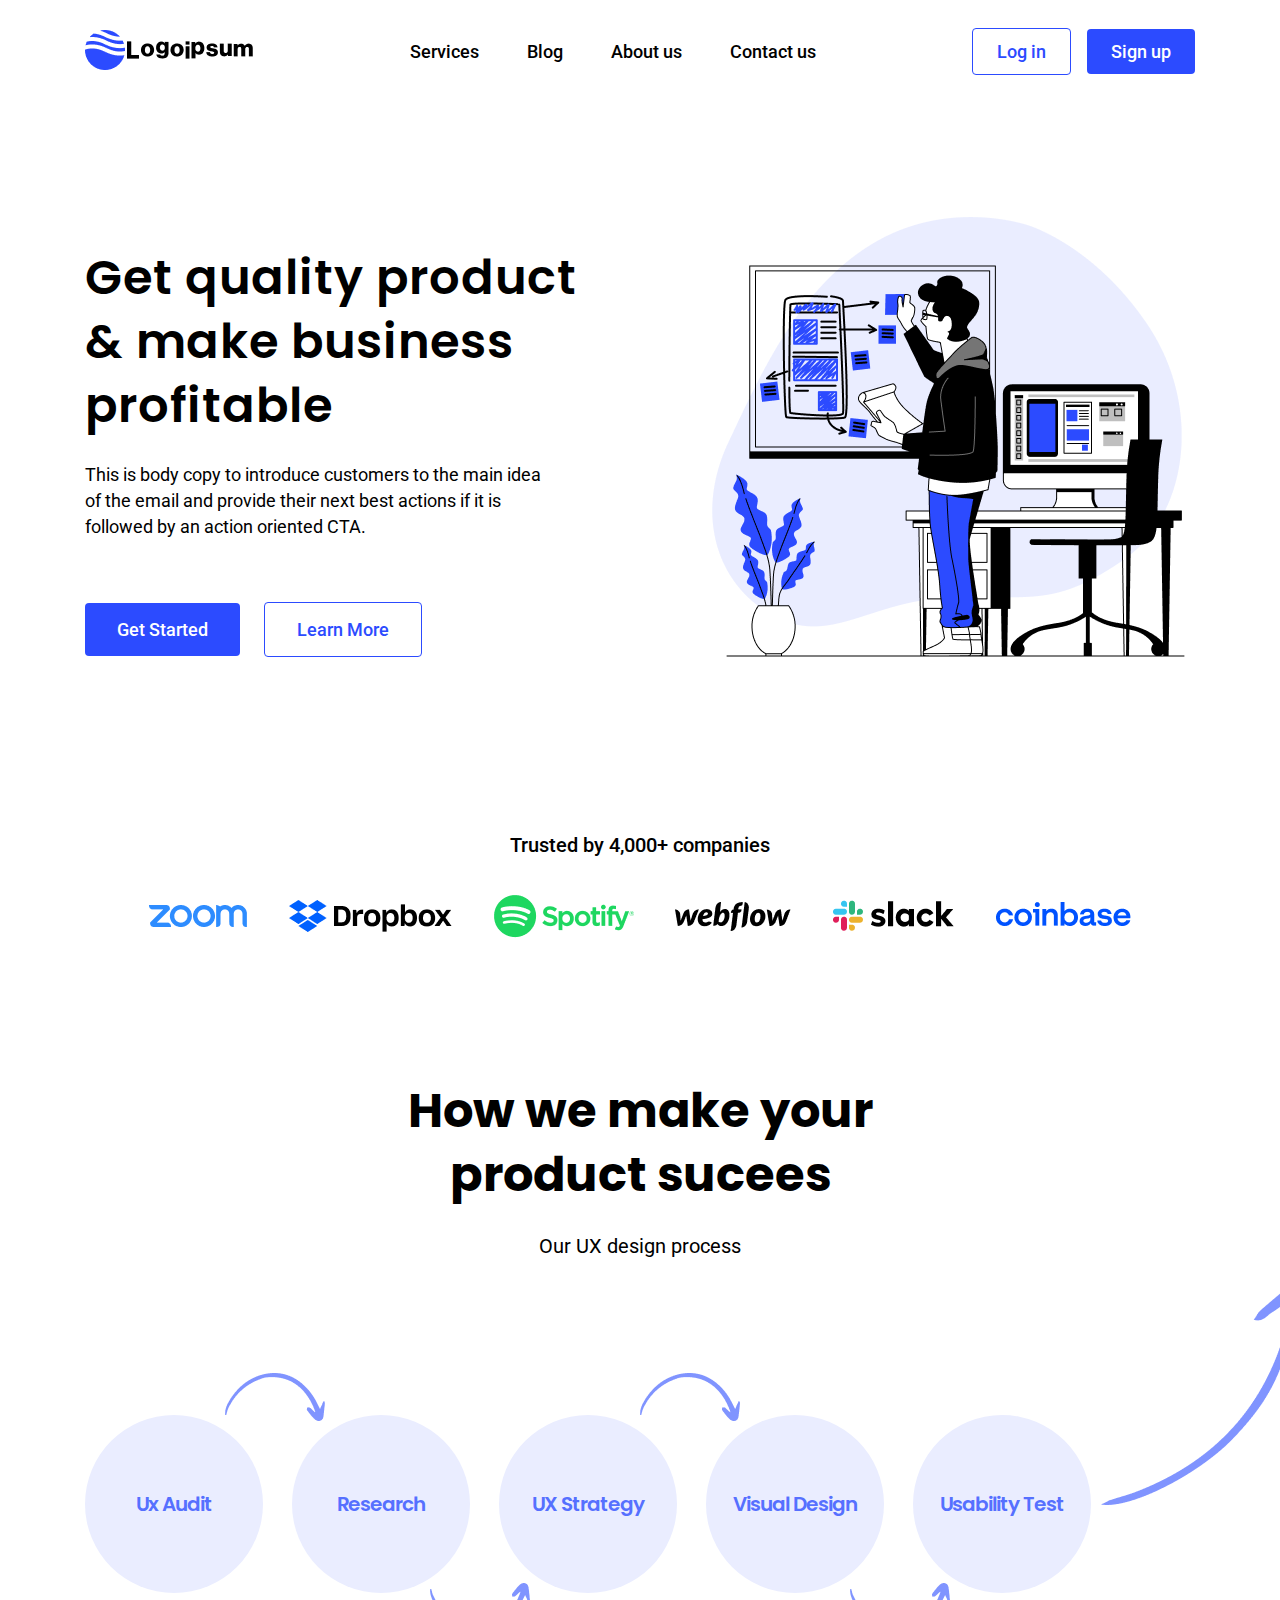
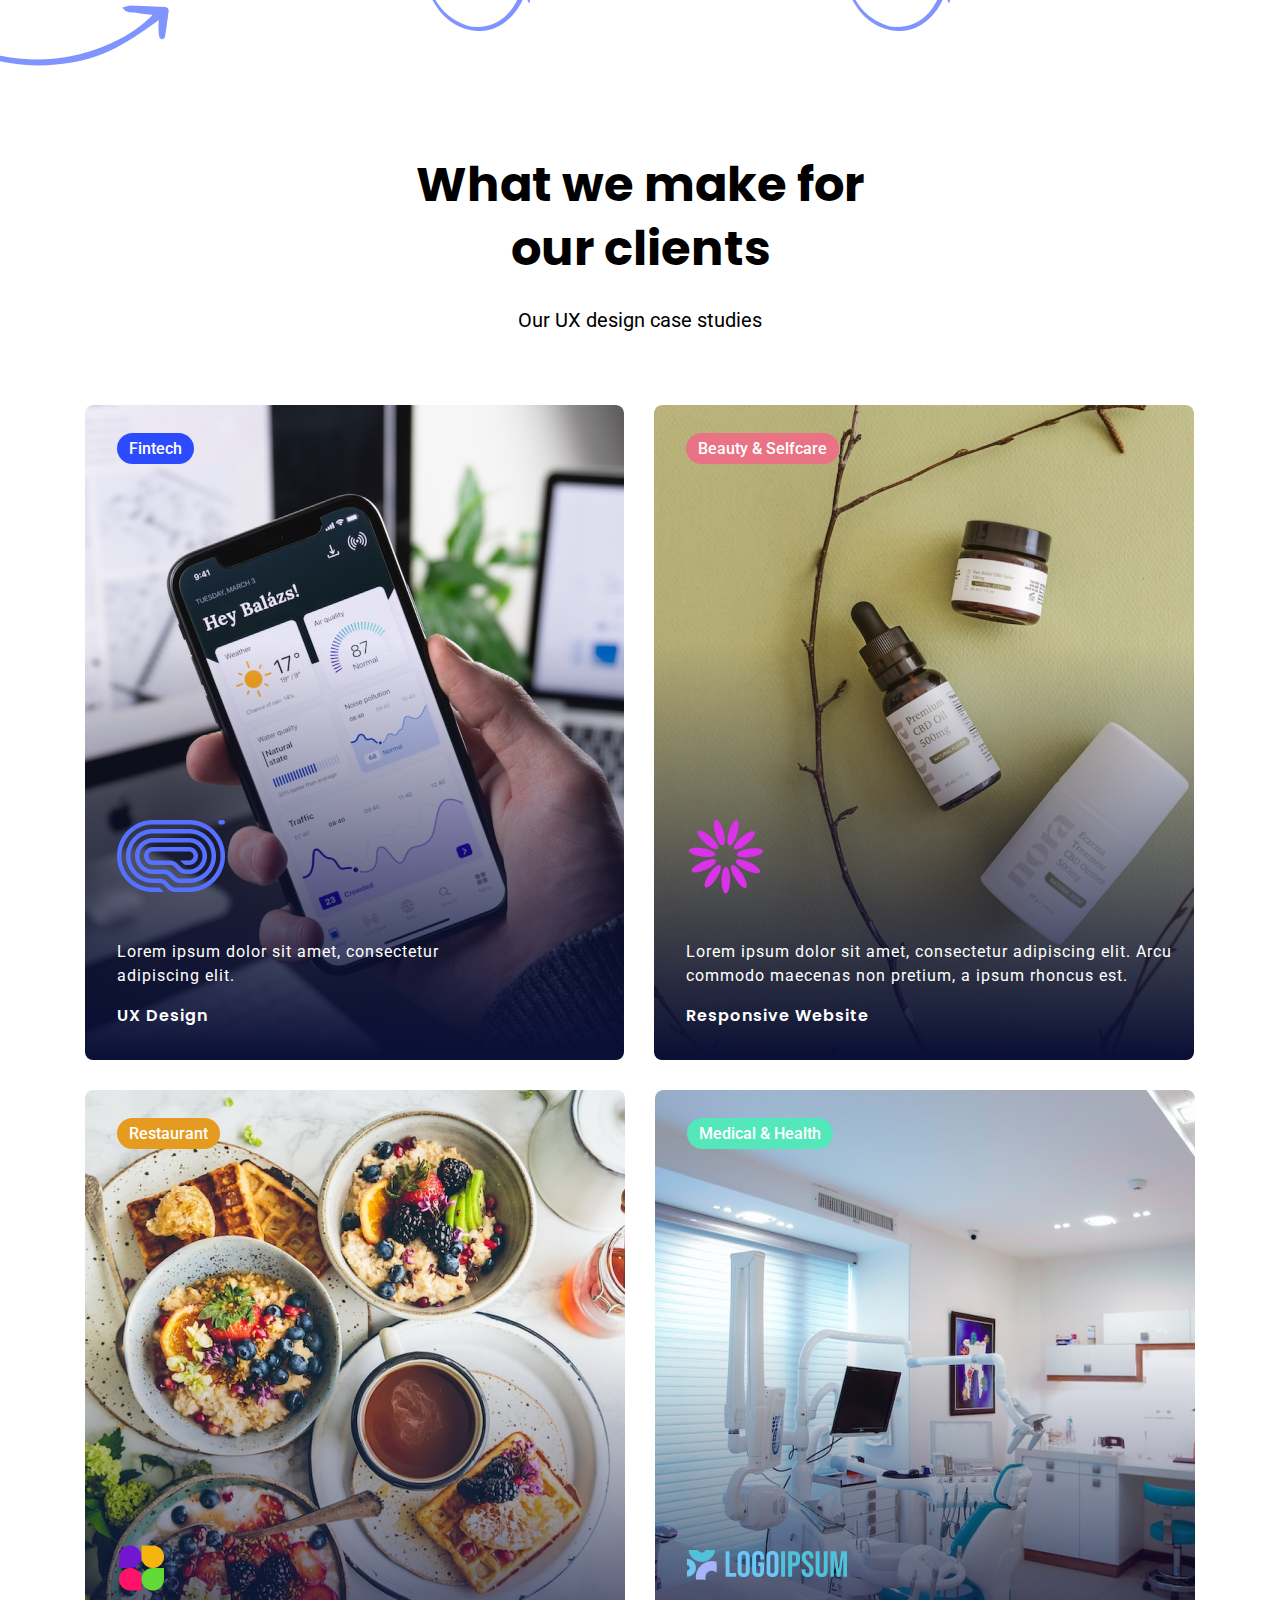
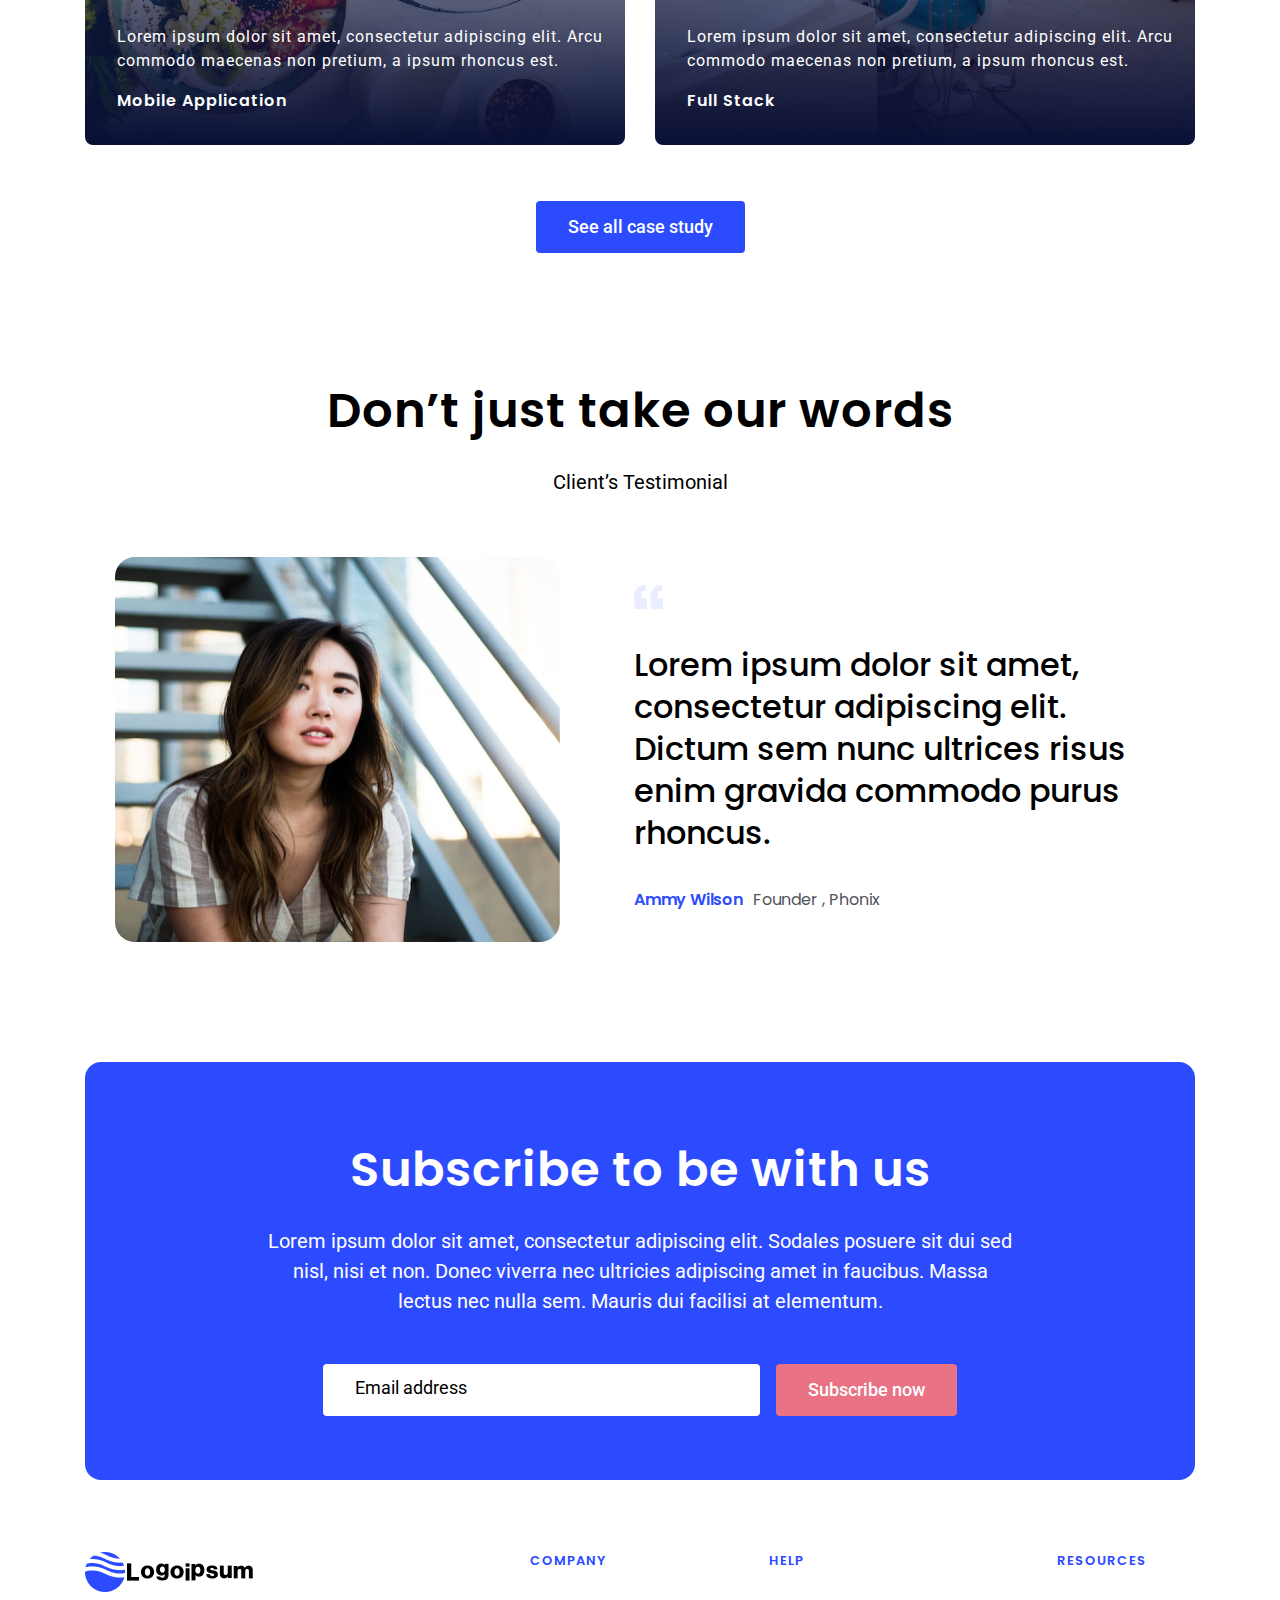
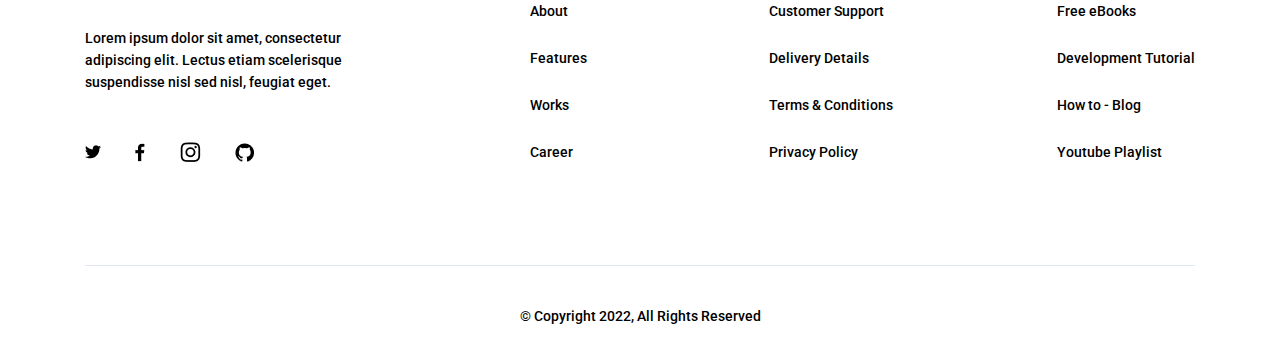
<file: index.html>
<!DOCTYPE html>
<html lang="en">

<head>
    <meta charset="UTF-8">
    <meta http-equiv="X-UA-Compatible" content="IE=edge">
    <meta name="viewport" content="width=device-width, initial-scale=1.0">
    <link rel="stylesheet" href="./css/style.css">
    <title>LogoIpsum</title>
</head>

<body class="container">
    <nav class="navbar flx-sp-bt">
        <a href="index.html">
            <img src="./images/Logo.png" alt="logo">
        </a>
        <ul class="nav-links flx-sp-bt">
            <li> <a href="service.html">Services</a> </li>
            <li> <a href="blog.html">Blog</a> </li>
            <li> <a href="about_us.html">About us</a> </li>
            <li> <a href="contact_us.html">Contact us</a> </li>
        </ul>
        <ul class="nav-btns flx-sp-bt">
            <li> <a class="secondary-cta login" href="#">Log in</a> </li>
            <li> <a class="primary-cta" href="#">Sign up</a> </li>
        </ul>
        <div class="hamburger">
            <span class="bar"></span>
            <span class="bar"></span>
            <span class="bar"></span>
        </div>
    </nav>
    <section class="banner-cover">
        <div class="banner flx-sp-bt">
            <div class="banner-left">
                <h2 class="banner-tagline">
                    Get quality product & make business profitable
                </h2>
                <p class="banner-desc">
                    This is body copy to introduce customers to the main idea of the email and provide their next best
                    actions if it is followed by an action oriented CTA.
                </p>
                <ul class="banner-btn">
                    <li>
                        <a class="get-started primary-cta" href="#">Get Started</a>
                    </li>
                    <li>
                        <a class="learn-more secondary-cta" href="#">Learn More</a>
                    </li>
                </ul>
            </div>
            <div class="banner-right">
                <img src="./images/Hero_Illustration.png" alt="banner image">
            </div>
        </div>
        <div class="banner-bottom">
            <p class="companies-title">
                Trusted by 4,000+ companies
            </p>
            <ul class="companies flx-sp-bt">
                <li><img src="./images/zoom.png" alt="companies"></li>
                <li><img src="./images/dropbox.png" alt="companies"></li>
                <li><img src="./images/spotify.png" alt="companies"></li>
                <li><img src="./images/webflow.png" alt="companies"></li>
                <li><img src="./images/slack.png" alt="companies"></li>
                <li><img src="./images/coinbase.png" alt="companies"></li>
            </ul>
        </div>
    </section>
    <section class="process">
        <h2 class="process-title">How we make your product sucees</h2>
        <p class="process-tagline">Our UX design process</p>
        <ul class="process-diagram">
            <li>
                Ux Audit
                <img class="arrow1" src="./images/arrow/Arrow 01.png" alt="arrow">
            </li>
            <li>
                Research
                <img class="arrow2" src="./images/arrow/Arrow 02.png" alt="arrow">
            </li>
            <li>
                UX Strategy
                <img class="arrow3" src="./images/arrow/Arrow 03.png" alt="arrow">
            </li>
            <li>
                Visual Design
                <img class="arrow4" src="./images/arrow/Arrow 04.png" alt="arrow">
            </li>
            <li>
                <img class="arrow5" src="./images/arrow/Arrow 05.png" alt="arrow">
                Usability Test
                <img class="arrow6" src="./images/arrow/Arrow 06.png" alt="arrow">
            </li>
        </ul>

    </section>
    <section class="case-studies">
        <h2 class="case-title">What we make for our clients</h2>
        <p class="case-tagline">Our UX design case studies</p>

        <div class="case-design">
            <div class="fintech case-div">
                <div class="case-top">
                    <span class="case-name primary-cta">Fintech</span>

                </div>
                <div class="case-bottom">
                    <img class="case-image" src="./images/fintech-logo.png" alt="logo">
                    <p class="case-desc">Lorem ipsum dolor sit amet, consectetur adipiscing elit.</p>
                    <h3 class="case-type">UX Design</h3>
                </div>
            </div>
            <div class="beauty case-div">
                <div class="case-top">
                    <span class="case-name lightCoral-bg">Beauty & Selfcare</span>

                </div>
                <div class="case-bottom">
                    <img class="case-image" src="./images/beuty-logo.png" alt="logo">
                    <p class="case-desc">Lorem ipsum dolor sit amet, consectetur adipiscing elit. Arcu commodo maecenas
                        non pretium, a ipsum rhoncus est.</p>
                    <h3 class="case-type">Responsive Website</h3>
                </div>
            </div>
            <div class="restaurant case-div">
                <div class="case-top">
                    <span class="case-name orange-bg">Restaurant</span>

                </div>
                <div class="case-bottom">
                    <img class="case-image" src="./images/restaurant-logo.png" alt="logo">
                    <p class="case-desc">Lorem ipsum dolor sit amet, consectetur adipiscing elit. Arcu commodo maecenas
                        non pretium, a ipsum rhoncus est.</p>
                    <h3 class="case-type">Mobile Application</h3>
                </div>
            </div>
            <div class="medical case-div">
                <div class="case-top">
                    <span class="case-name springGreen-bg">Medical & Health</span>

                </div>
                <div class="case-bottom">
                    <img class="case-image" src="./images/medical-logo.png" alt="logo">
                    <p class="case-desc">Lorem ipsum dolor sit amet, consectetur adipiscing elit. Arcu commodo maecenas
                        non pretium, a ipsum rhoncus est.</p>
                    <h3 class="case-type">Full Stack</h3>
                </div>
            </div>
        </div>
        <button class="all-case-btn primary-cta" href="#">See all case study</button>
    </section>
    <section class="testimonial">
        <h2 class="title">Don’t just take our words</h2>
        <p class="sub-title">Client’s Testimonial</p>
        <div class="clients-feedback flx-sp-bt">
            <img src="./images/client-bg1.png" alt="clients img" class="testimonial-left">
            <div class="testimonial-right">
                <img src="./images/qoutation.png" alt="qoutation">
                <h3 class="client-text">Lorem ipsum dolor sit amet, consectetur adipiscing elit. Dictum sem nunc
                    ultrices
                    risus enim gravida commodo purus rhoncus.</h3>
                <h4 class="client-info"><span class="name blue-clr">Ammy Wilson</span>Founder , Phonix</h4>
            </div>
        </div>
    </section>
    <section class="newsletter blue-bg">
        <div class="content">
            <h2>Subscribe to be with us</h2>
            <p>
                Lorem ipsum dolor sit amet, consectetur adipiscing elit. Sodales posuere sit dui sed nisl, nisi et non.
                Donec viverra nec ultricies adipiscing amet in faucibus. Massa lectus nec nulla sem. Mauris dui facilisi
                at elementum.
            </p>
        </div>
        <div class="subscribe">
            <input class="text-input" type="text" placeholder="Email address">
            <button class="text-submit lightCoral-bg" type="submit">Subscribe now</button>
        </div>
    </section>
    <footer>
        <div class="footer-content flx-sp-bt">
            <div class="logo-social-links">
                <a href="index.html">
                    <img class="footer-logo" src="./images/Logo.png" alt="logo">
                </a>
                <p class="logo-desc">
                    Lorem ipsum dolor sit amet, consectetur adipiscing elit. Lectus etiam scelerisque suspendisse nisl
                    sed nisl, feugiat eget.
                </p>
                <ul class="social-links">
                    <li>
                        <a href="#">
                            <img src="./images/twitter.png" alt="socials">
                        </a>
                    </li>
                    <li>
                        <a href="#">
                            <img src="./images/fb.png" alt="socials">
                        </a>
                    </li>
                    <li>
                        <a href="#">
                            <img src="./images/insta.png" alt="socials">
                        </a>
                    </li>
                    <li>
                        <a href="#">
                            <img src="./images/github.png" alt="socials">
                        </a>
                    </li>
                </ul>
            </div>
            <div class="widget">
                <h4 class="blue-clr">Company</h4>
                <ul>
                    <li>About</li>
                    <li>Features</li>
                    <li>Works</li>
                    <li>Career</li>
                </ul>
            </div>
            <div class="widget">
                <h4 class="blue-clr">Help</h4>
                <ul>
                    <li>Customer Support</li>
                    <li>Delivery Details</li>
                    <li>Terms & Conditions</li>
                    <li>Privacy Policy</li>
                </ul>
            </div>
            <div class="widget">
                <h4 class="blue-clr">Resources</h4>
                <ul>
                    <li>Free eBooks</li>
                    <li>Development Tutorial</li>
                    <li>How to - Blog</li>
                    <li>Youtube Playlist</li>
                </ul>
            </div>
        </div>
        <div class="copyright">
            <p>© Copyright 2022, All Rights Reserved</p>

        </div>
    </footer>
</body>
<script src="./js/script.js"></script>

</html>
</file>
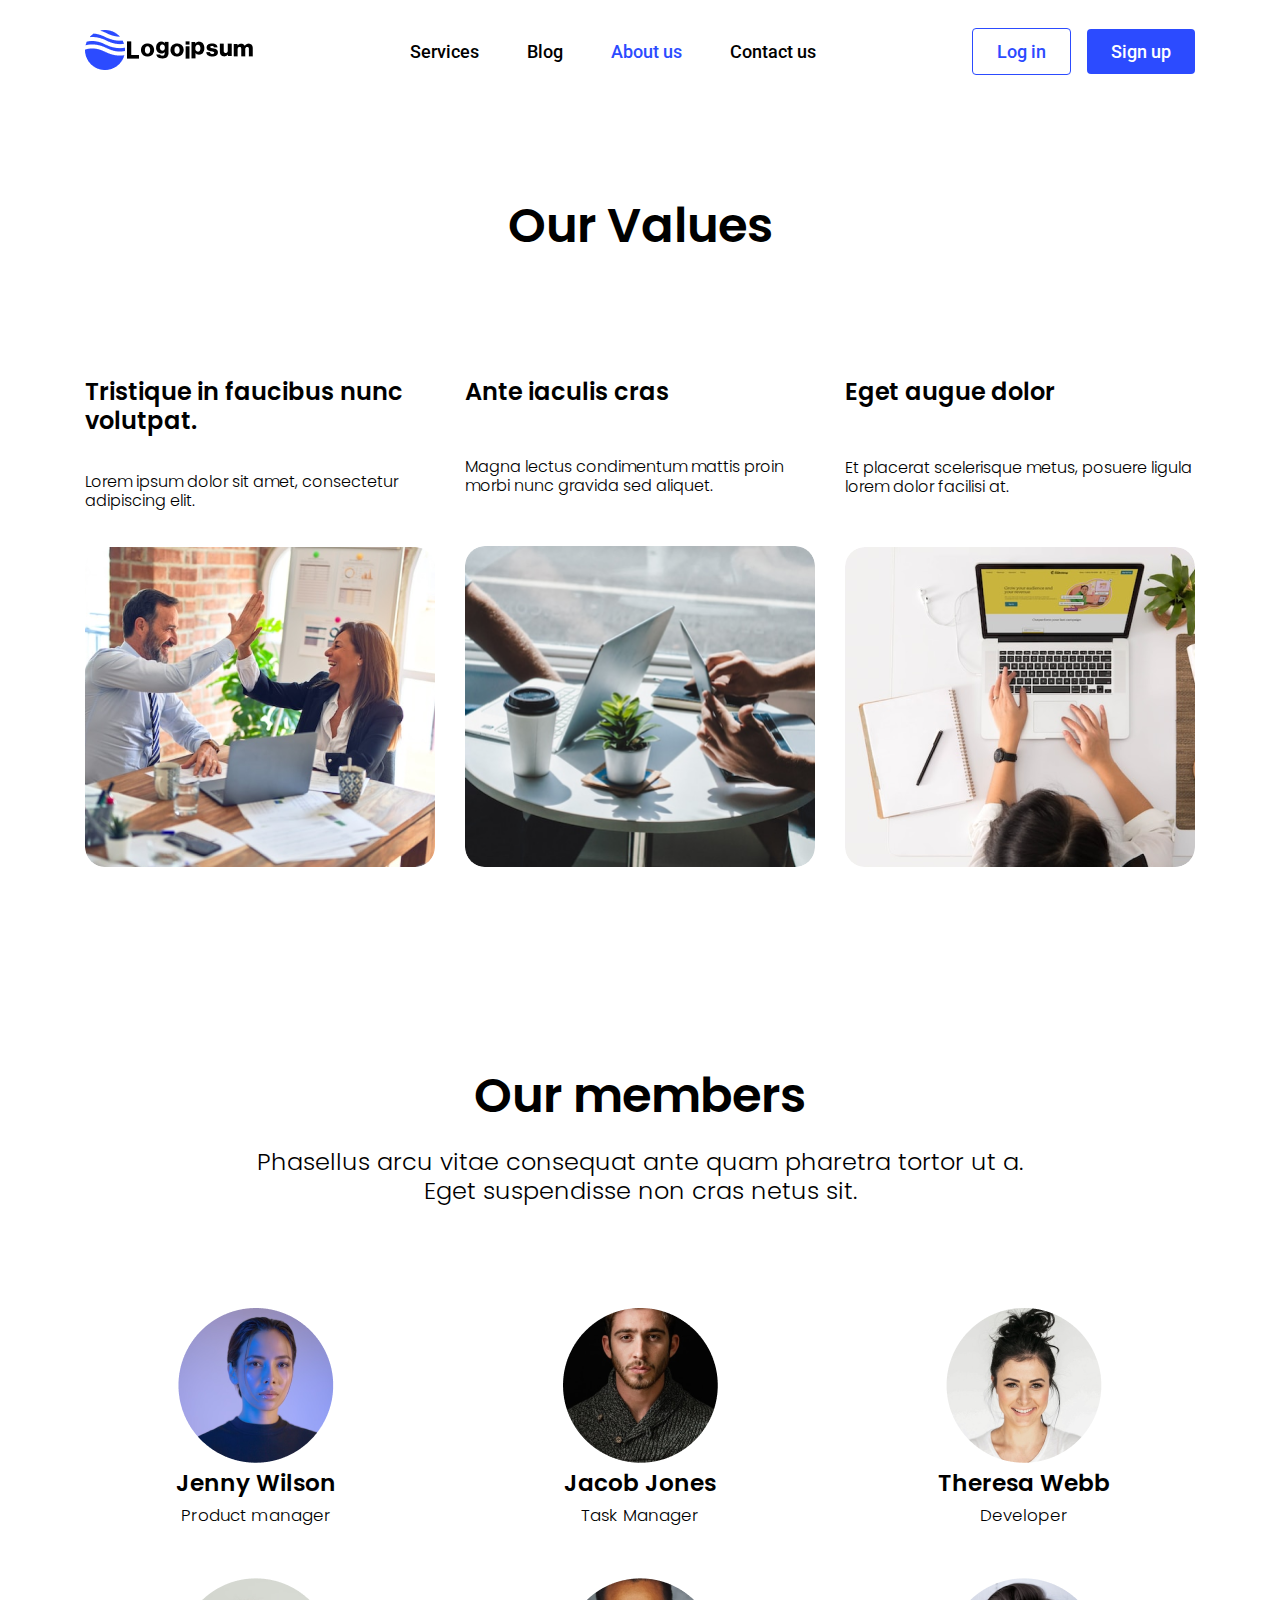
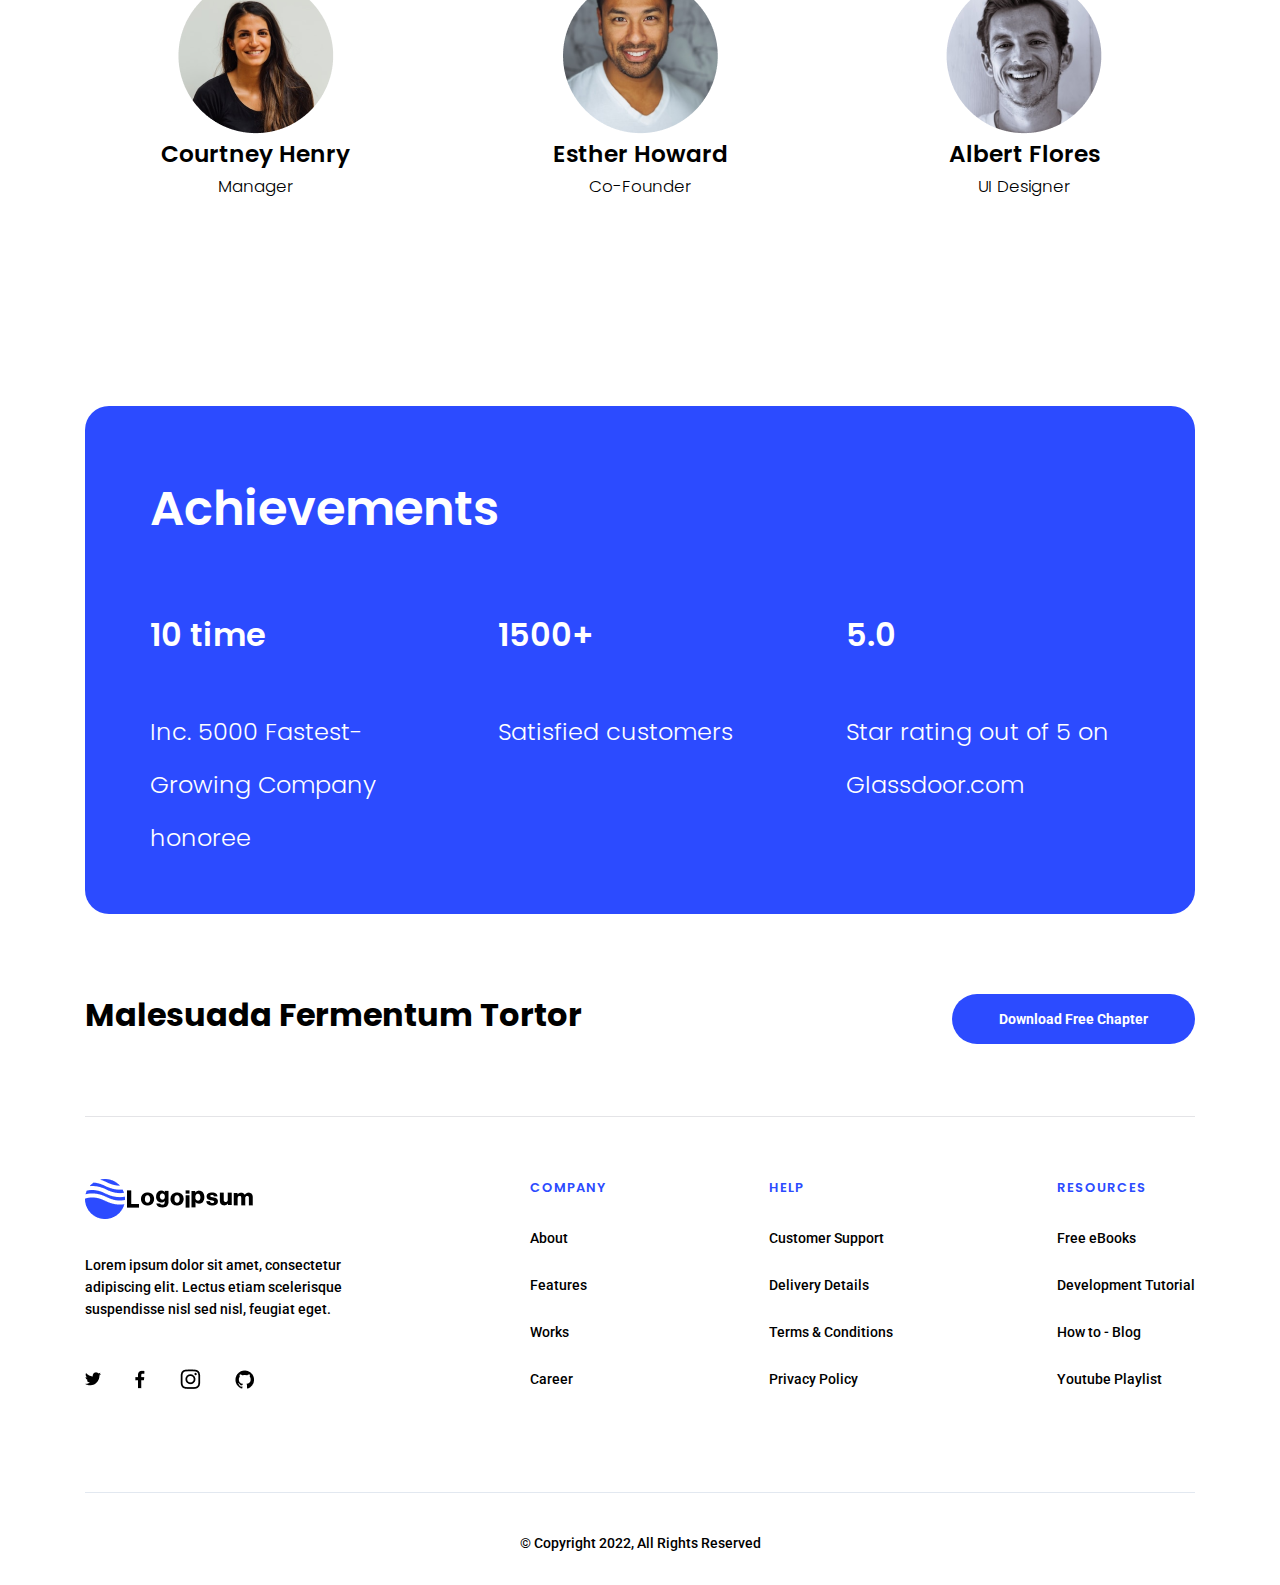
<file: about_us.html>
<!DOCTYPE html>
<html lang="en">

<head>
    <meta charset="UTF-8">
    <meta http-equiv="X-UA-Compatible" content="IE=edge">
    <meta name="viewport" content="width=device-width, initial-scale=1.0">
    <link rel="stylesheet" href="./css/style.css">
    <title>LogoIpsum</title>
</head>

<body class="container animate">
    <nav class="navbar flx-sp-bt">
        <a href="index.html">
            <img src="./images/Logo.png" alt="logo">
        </a>
        <ul class="nav-links flx-sp-bt">
            <li> <a href="service.html">Services</a> </li>
            <li> <a href="blog.html">Blog</a> </li>
            <li> <a class="blue-clr" href="about_us.html">About us</a> </li>
            <li> <a href="contact_us.html">Contact us</a> </li>
        </ul>
        <ul class="nav-btns flx-sp-bt">
            <li> <a class="secondary-cta login" href="#">Log in</a> </li>
            <li> <a class="primary-cta" href="#">Sign up</a> </li>
        </ul>
        <div class="hamburger">
            <span class="bar"></span>
            <span class="bar"></span>
            <span class="bar"></span>
        </div>
    </nav>
    <section class="values">
        <h1 class="value-heading">Our Values</h1>
        <div class="value-content flx-sp-bt">
            <div class="value-card flx-sp-bt">
                <h3>Tristique in faucibus nunc volutpat.</h3>
                <p>Lorem ipsum dolor sit amet, consectetur adipiscing elit.</p>
                <img src="./images/value1.png" alt="block 1">
            </div>
            <div class="value-card flx-sp-bt">
                <h3>Ante iaculis cras</h3>
                <p>Magna lectus condimentum mattis proin morbi nunc gravida sed aliquet.</p>
                <img src="./images/value2.png" alt="block 2">
            </div>
            <div class="value-card flx-sp-bt">
                <h3>Eget augue dolor</h3>
                <p>Et placerat scelerisque metus, posuere ligula lorem dolor facilisi at.</p>
                <img src="./images/value3.png" alt="block 3">
            </div>
        </div>
    </section>
    <section class="members">
        <h1 class="member-heading">Our members </h1>
        <p class="member-sub-head">Phasellus arcu vitae consequat ante quam pharetra tortor ut a. Eget suspendisse non
            cras netus sit.</p>
        <div class="member-content flx-sp-bt">
            <div class="member-grid">
                <img src="./images/members/jenny-wilson.png" alt="">
                <h3>Jenny Wilson</h3>
                <p>Product manager</p>
            </div>
            <div class="member-grid">
                <img src="./images/members/jcob-jones.png" alt="">
                <h3>Jacob Jones</h3>
                <p>Task Manager</p>
            </div>
            <div class="member-grid">
                <img src="./images/members/teresa-web.png" alt="">
                <h3>Theresa Webb</h3>
                <p>Developer</p>
            </div>
            <div class="member-grid">
                <img src="./images/members/courtney-henry.png" alt="">
                <h3>Courtney Henry</h3>
                <p>Manager</p>
            </div>
            <div class="member-grid">
                <img src="./images/members/eshter-howard.png" alt="">
                <h3>Esther Howard</h3>
                <p>Co-Founder</p>
            </div>
            <div class="member-grid">
                <img src="./images/members/albert-flores.png" alt="">
                <h3>Albert Flores</h3>
                <p>UI Designer</p>
            </div>
        </div>
    </section>

    <section class="achievement blue-bg">
        <h1 class="achievement-heading">Achievements</h1>
        <div class="achievement-content flx-sp-bt">
            <div class="achievement-list">
                <h2>10 time</h2>
                <p>Inc. 5000 Fastest-Growing Company honoree</p>
            </div>
            <div class="achievement-list">
                <h2>1500+</h2>
                <p>Satisfied customers</p>
            </div>
            <div class="achievement-list">
                <h2>5.0</h2>
                <p>Star rating out of 5 on Glassdoor.com</p>
            </div>
        </div>
    </section>
    <div class="free-chapter flx-sp-bt">
        <h2>Malesuada Fermentum Tortor</h2>
        <a class="blue-bg" href="#">Download Free Chapter</a>
    </div>
    <footer>
        <div class="footer-content flx-sp-bt">
            <div class="logo-social-links">
                <a href="index.html">
                    <img class="footer-logo" src="./images/Logo.png" alt="logo">
                </a>
                <p class="logo-desc">
                    Lorem ipsum dolor sit amet, consectetur adipiscing elit. Lectus etiam scelerisque suspendisse nisl
                    sed nisl, feugiat eget.
                </p>
                <ul class="social-links">
                    <li>
                        <a href="#">
                            <img src="./images/twitter.png" alt="socials">
                        </a>
                    </li>
                    <li>
                        <a href="#">
                            <img src="./images/fb.png" alt="socials">
                        </a>
                    </li>
                    <li>
                        <a href="#">
                            <img src="./images/insta.png" alt="socials">
                        </a>
                    </li>
                    <li>
                        <a href="#">
                            <img src="./images/github.png" alt="socials">
                        </a>
                    </li>
                </ul>
            </div>
            <div class="widget">
                <h4 class="blue-clr">Company</h4>
                <ul>
                    <li>About</li>
                    <li>Features</li>
                    <li>Works</li>
                    <li>Career</li>
                </ul>
            </div>
            <div class="widget">
                <h4 class="blue-clr">Help</h4>
                <ul>
                    <li>Customer Support</li>
                    <li>Delivery Details</li>
                    <li>Terms & Conditions</li>
                    <li>Privacy Policy</li>
                </ul>
            </div>
            <div class="widget">
                <h4 class="blue-clr">Resources</h4>
                <ul>
                    <li>Free eBooks</li>
                    <li>Development Tutorial</li>
                    <li>How to - Blog</li>
                    <li>Youtube Playlist</li>
                </ul>
            </div>
        </div>
        <div class="copyright">
            <p>© Copyright 2022, All Rights Reserved</p>

        </div>
    </footer>
</body>
<script src="./js/script.js"></script>

</html>
</file>
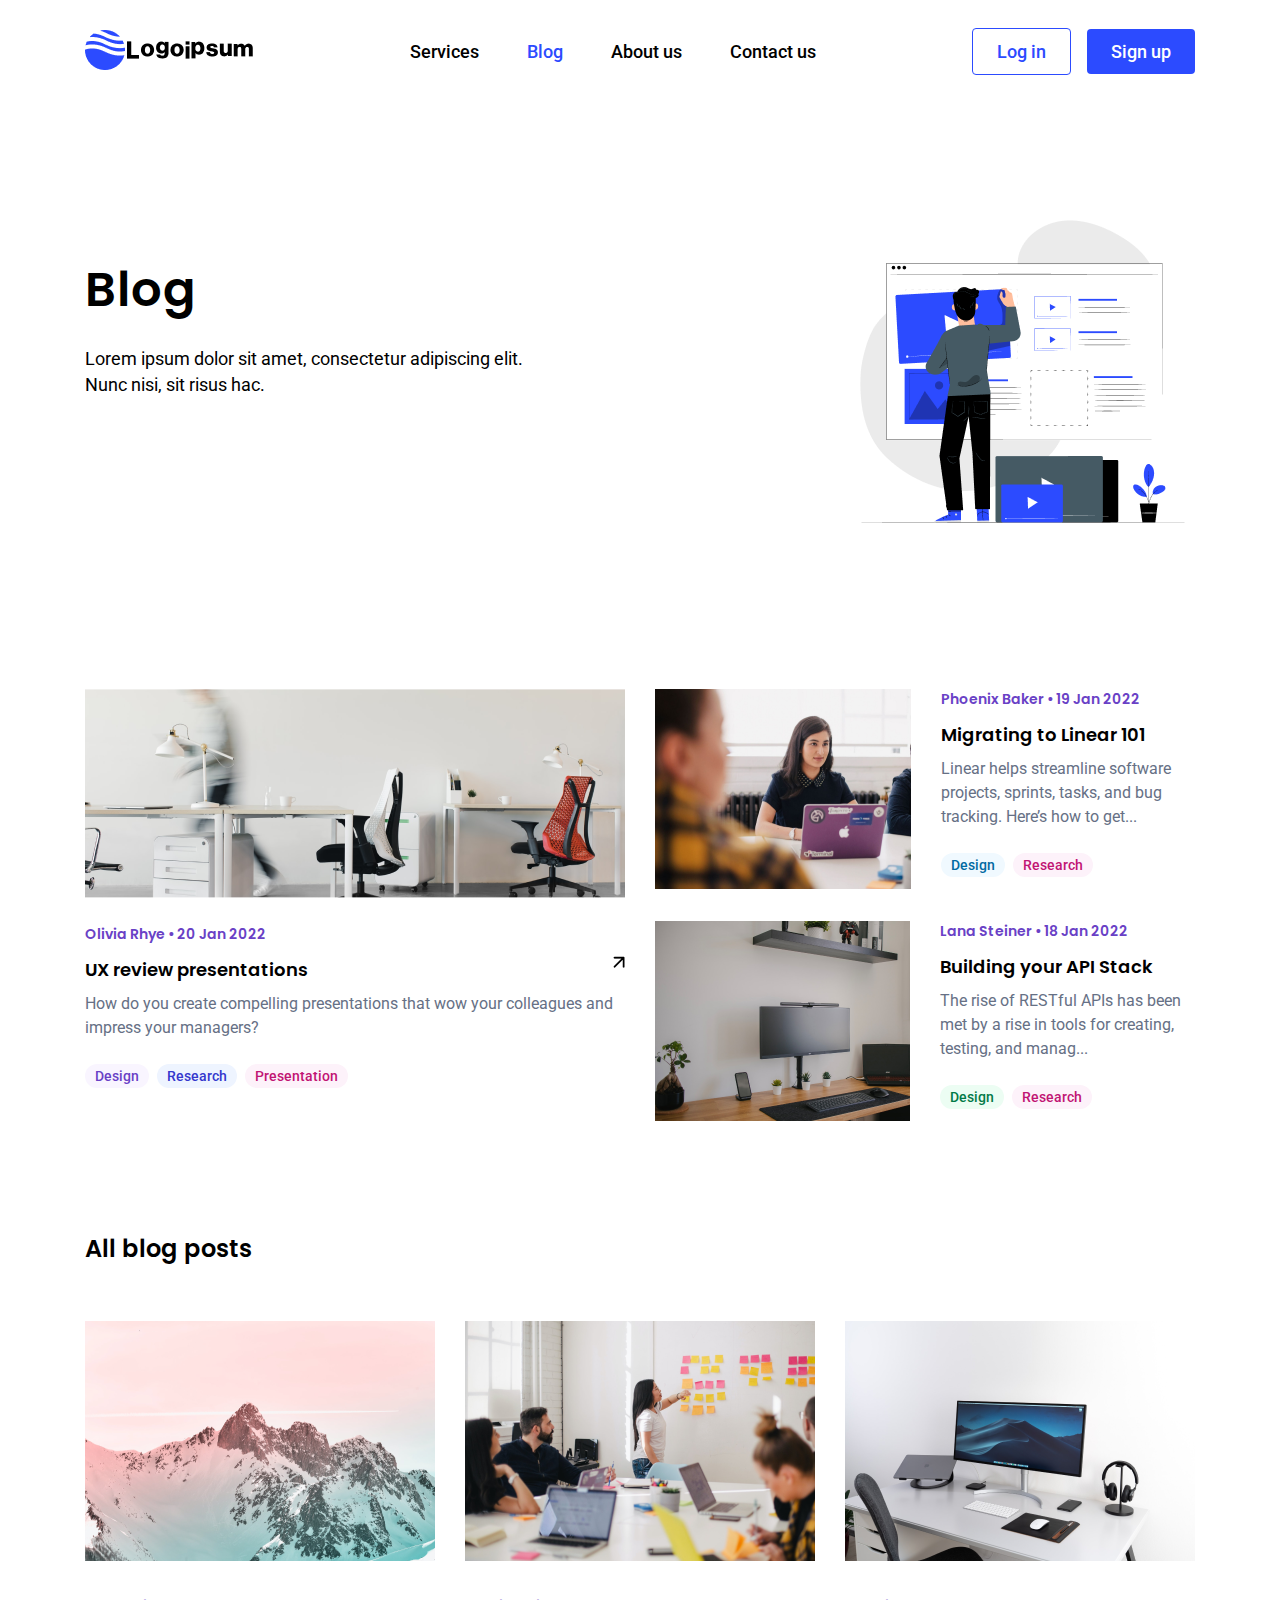
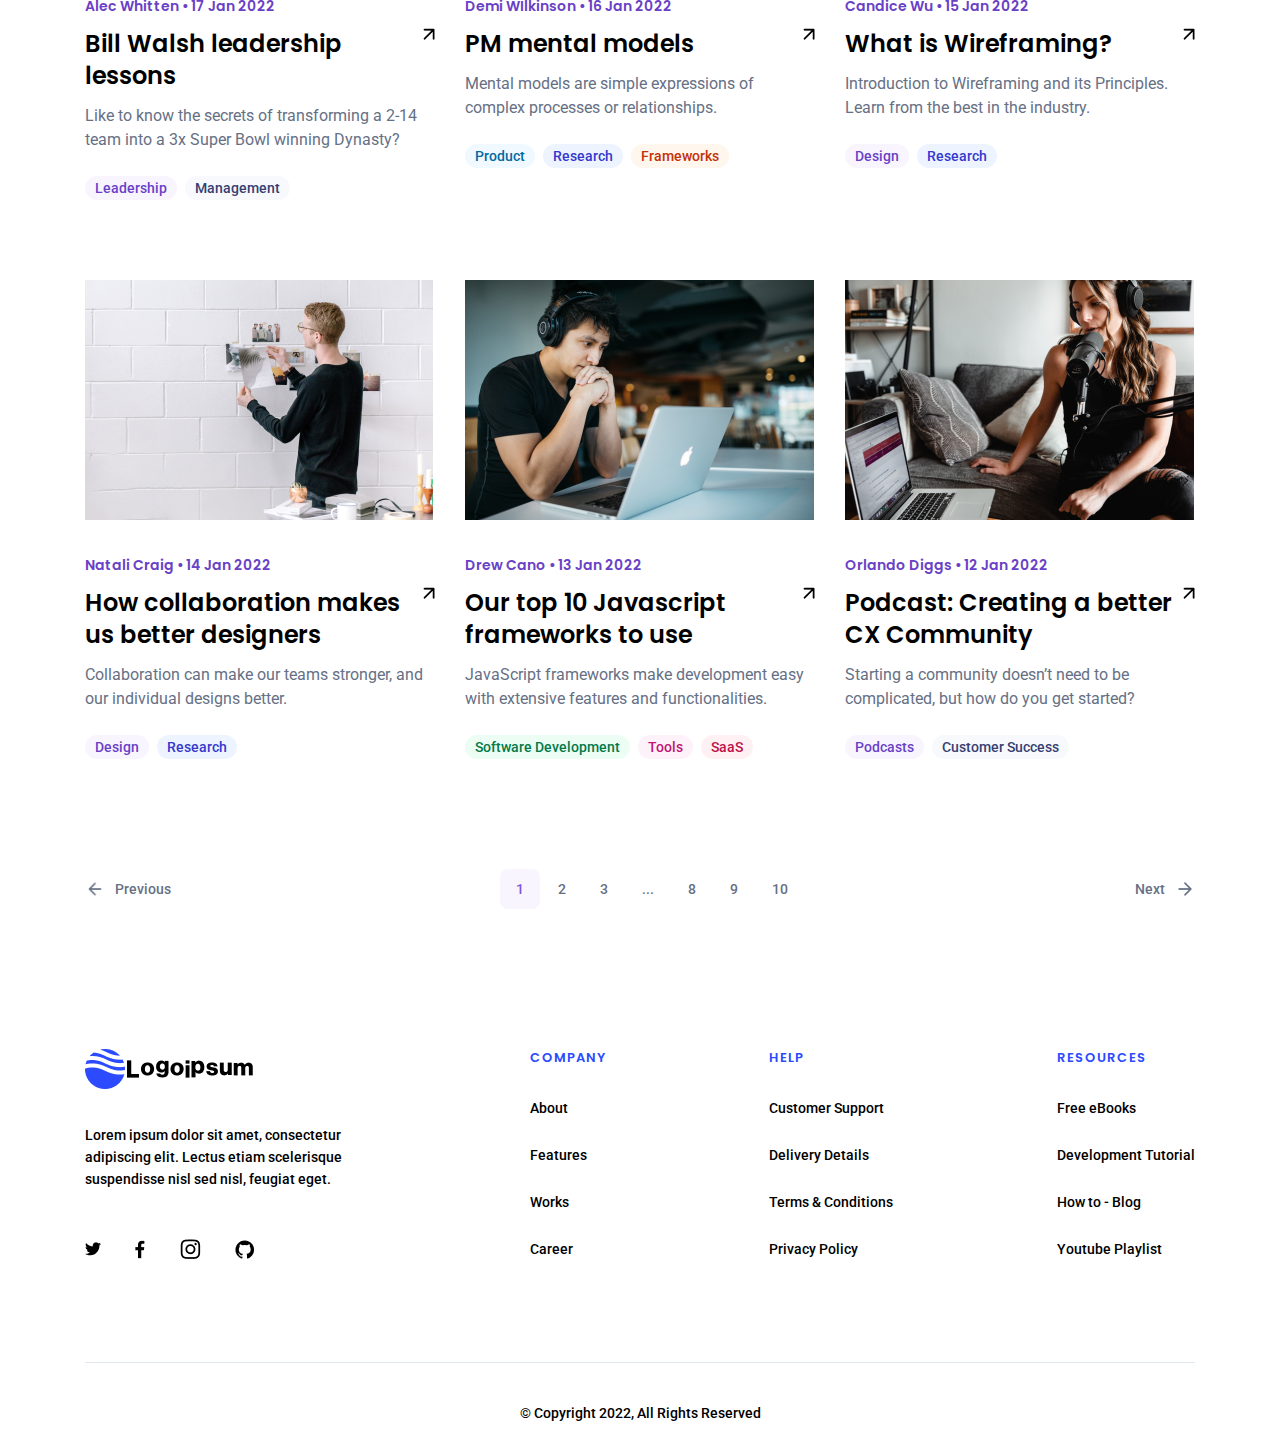
<file: blog.html>
<!DOCTYPE html>
<html lang="en">

<head>
    <meta charset="UTF-8">
    <meta http-equiv="X-UA-Compatible" content="IE=edge">
    <meta name="viewport" content="width=device-width, initial-scale=1.0">
    <link rel="stylesheet" href="./css/style.css">
    <title>LogoIpsum</title>
</head>

<body class="container animate">
    <nav class="navbar flx-sp-bt">
        <a href="index.html">
            <img src="./images/Logo.png" alt="logo">
        </a>
        <ul class="nav-links flx-sp-bt">
            <li> <a href="service.html">Services</a> </li>
            <li> <a class="blue-clr" href="blog.html">Blog</a> </li>
            <li> <a href="about_us.html">About us</a> </li>
            <li> <a href="contact_us.html">Contact us</a> </li>
        </ul>
        <ul class="nav-btns flx-sp-bt">
            <li> <a class="secondary-cta login" href="#">Log in</a> </li>
            <li> <a class="primary-cta" href="#">Sign up</a> </li>
        </ul>
        <div class="hamburger">
            <span class="bar"></span>
            <span class="bar"></span>
            <span class="bar"></span>
        </div>
    </nav>
    <section class="banner-cover">
        <div class="banner flx-sp-bt">
            <div class="banner-left">
                <h2 class="banner-tagline">
                    Blog
                </h2>
                <p class="banner-desc">
                    Lorem ipsum dolor sit amet, consectetur adipiscing elit. Nunc nisi, sit risus hac.
                </p>
            </div>
            <div class="banner-right">
                <img src="./images/Content-pana 1.png" alt="banner image">
            </div>
        </div>
    </section>
    <section class="trending-blogs flx-sp-bt">
        <div class="trending-cards-left">
            <img src="./images/chair-cover.png" alt="Chair Cover">
            <div class="content-full">
                <h4 class="blogger-info mediumPurple">Olivia Rhye • 20 Jan 2022</h4>
                <div class="flx-sp-bt">
                    <h3 class="trending-heading">UX review presentations</h3>
                    <div>
                        <img src="./images/corner-arrow.png" alt="">
                    </div>
                </div>
                <p class="trending-text grayblue">How do you create compelling presentations that wow your colleagues
                    and
                    impress your managers?</p>
                <ul class="blog-topic">
                    <li class="lightPurple-bg">Design</li>
                    <li class="lightBlue-bg">Research</li>
                    <li class="lightPink-bg">Presentation</li>
                </ul>
            </div>
        </div>
        <div class="trending-card-right">
            <div class="trending-cards card-flex">
                <img src="./images/blog-migrating.png" alt="blog img">
                <div class="content-right">
                    <h4 class="blogger-info mediumPurple">Phoenix Baker • 19 Jan 2022</h4>
                    <h3 class="trending-heading">Migrating to Linear 101</h3>
                    <p class="trending-text grayblue">Linear helps streamline software projects, sprints, tasks, and bug
                        tracking.
                        Here’s how to get...</p>
                    <ul class="blog-topic">
                        <li class="lightAqua-bg">Design</li>
                        <li class="lightPink-bg">Research</li>
                    </ul>
                </div>
            </div>
            <div class="trending-cards card-flex pd-top-32">
                <img src="./images/blog-buildingAPI.png" alt="blog img">
                <div class="content-right">
                    <h4 class="blogger-info mediumPurple">Lana Steiner • 18 Jan 2022</h4>
                    <h3 class="trending-heading">Building your API Stack</h3>
                    <p class="trending-text grayblue">The rise of RESTful APIs has been met by a rise in tools for
                        creating,
                        testing, and manag...</p>
                    <ul class="blog-topic">
                        <li class="lightGreen-bg">Design</li>
                        <li class="lightPink-bg">Research</li>
                    </ul>
                </div>
            </div>
        </div>
    </section>
    <section class="all-blogs">
        <h3 class="all-blogs-heading">All blog posts</h3>
        <div class="blog-posts flx-sp-bt">
            <div class="blog-card">
                <img src="./images/blog-billWalsh.png" alt="">
                <h4 class="blogger-info mediumPurple">Alec Whitten • 17 Jan 2022</h4>
                <div class="flx-sp-bt">
                    <h3 class="blogs-heading">Bill Walsh leadership lessons</h3>
                    <div>
                        <img src="./images/corner-arrow.png" alt="">
                    </div>
                </div>
                <p class="trending-text grayblue">Like to know the secrets of transforming a 2-14 team into a 3x Super
                    Bowl winning Dynasty?
                </p>
                <ul class="blog-topic">
                    <li class="lightPurple-bg">Leadership</li>
                    <li class="lightSlateGray-bg">Management</li>
                </ul>
            </div>

            <div class="blog-card">
                <img src="./images/blog-pm-mental.png" alt="">
                <h4 class="blogger-info mediumPurple">Demi WIlkinson • 16 Jan 2022</h4>
                <div class="flx-sp-bt">
                    <h3 class="blogs-heading">PM mental models</h3>
                    <div>
                        <img src="./images/corner-arrow.png" alt="">
                    </div>
                </div>
                <p class="trending-text grayblue">Mental models are simple expressions of complex processes or
                    relationships.
                </p>
                <ul class="blog-topic">
                    <li class="lightAqua-bg">Product</li>
                    <li class="lightBlue-bg">Research</li>
                    <li class="lightOrange-bg">Frameworks</li>
                </ul>
            </div>

            <div class="blog-card">
                <img src="./images/blog-wireframing.png" alt="">
                <h4 class="blogger-info mediumPurple">Candice Wu • 15 Jan 2022</h4>
                <div class="flx-sp-bt">
                    <h3 class="blogs-heading">What is Wireframing?</h3>
                    <div>
                        <img src="./images/corner-arrow.png" alt="">
                    </div>
                </div>
                <p class="trending-text grayblue">Introduction to Wireframing and its Principles. Learn from the best in
                    the industry.
                </p>
                <ul class="blog-topic">
                    <li class="lightPurple-bg">Design</li>
                    <li class="lightBlue-bg">Research</li>
                </ul>
            </div>

            <div class="blog-card">
                <img src="./images/blog-collaboration.png" alt="">
                <h4 class="blogger-info mediumPurple">Natali Craig • 14 Jan 2022</h4>
                <div class="flx-sp-bt">
                    <h3 class="blogs-heading">How collaboration makes us better designers</h3>
                    <div>
                        <img src="./images/corner-arrow.png" alt="">
                    </div>
                </div>
                <p class="trending-text grayblue">Collaboration can make our teams stronger, and our individual designs
                    better.
                </p>
                <ul class="blog-topic">
                    <li class="lightPurple-bg">Design</li>
                    <li class="lightBlue-bg">Research</li>
                </ul>
            </div>

            <div class="blog-card">
                <img src="./images/blog-jsframework.png" alt="">
                <h4 class="blogger-info mediumPurple">Drew Cano • 13 Jan 2022</h4>
                <div class="flx-sp-bt">
                    <h3 class="blogs-heading">Our top 10 Javascript frameworks to use</h3>
                    <div>
                        <img src="./images/corner-arrow.png" alt="">
                    </div>
                </div>
                <p class="trending-text grayblue">JavaScript frameworks make development easy with extensive features
                    and functionalities.
                </p>
                <ul class="blog-topic">
                    <li class="lightGreen-bg">Software Development</li>
                    <li class="lightPink-bg">Tools</li>
                    <li class="lightred-bg">SaaS</li>
                </ul>
            </div>

            <div class="blog-card">
                <img src="./images/blog-podcast.png" alt="">
                <h4 class="blogger-info mediumPurple">Orlando Diggs • 12 Jan 2022</h4>
                <div class="flx-sp-bt">
                    <h3 class="blogs-heading">Podcast: Creating a better CX Community</h3>
                    <div>
                        <img src="./images/corner-arrow.png" alt="">
                    </div>
                </div>
                <p class="trending-text grayblue">Starting a community doesn’t need to be complicated, but how do you
                    get started?
                </p>
                <ul class="blog-topic">
                    <li class="lightPurple-bg">Podcasts</li>
                    <li class="lightSlateGray-bg">Customer Success</li>
                </ul>
            </div>
        </div>
    </section>

    <section class="pagination-bar flx-sp-bt">
        <p class="prev-arrow grayblue">Previous</p>
        <ul class="middle-numbers flx-sp-bt">
            <li>1</li>
            <li>2</li>
            <li>3</li>
            <li>...</li>
            <li>8</li>
            <li>9</li>
            <li>10</li>
        </ul>
        <p class="next-arrow grayblue">Next</p>
    </section>

    <footer>
        <div class="footer-content flx-sp-bt">
            <div class="logo-social-links">
                <a href="index.html">
                    <img class="footer-logo" src="./images/Logo.png" alt="logo">
                </a>
                <p class="logo-desc">
                    Lorem ipsum dolor sit amet, consectetur adipiscing elit. Lectus etiam scelerisque suspendisse nisl
                    sed nisl, feugiat eget.
                </p>
                <ul class="social-links">
                    <li>
                        <a href="#">
                            <img src="./images/twitter.png" alt="socials">
                        </a>
                    </li>
                    <li>
                        <a href="#">
                            <img src="./images/fb.png" alt="socials">
                        </a>
                    </li>
                    <li>
                        <a href="#">
                            <img src="./images/insta.png" alt="socials">
                        </a>
                    </li>
                    <li>
                        <a href="#">
                            <img src="./images/github.png" alt="socials">
                        </a>
                    </li>
                </ul>
            </div>
            <div class="widget">
                <h4 class="blue-clr">Company</h4>
                <ul>
                    <li>About</li>
                    <li>Features</li>
                    <li>Works</li>
                    <li>Career</li>
                </ul>
            </div>
            <div class="widget">
                <h4 class="blue-clr">Help</h4>
                <ul>
                    <li>Customer Support</li>
                    <li>Delivery Details</li>
                    <li>Terms & Conditions</li>
                    <li>Privacy Policy</li>
                </ul>
            </div>
            <div class="widget">
                <h4 class="blue-clr">Resources</h4>
                <ul>
                    <li>Free eBooks</li>
                    <li>Development Tutorial</li>
                    <li>How to - Blog</li>
                    <li>Youtube Playlist</li>
                </ul>
            </div>
        </div>
        <div class="copyright">
            <p>© Copyright 2022, All Rights Reserved</p>

        </div>
    </footer>
</body>
<script src="./js/script.js"></script>

</html>
</file>
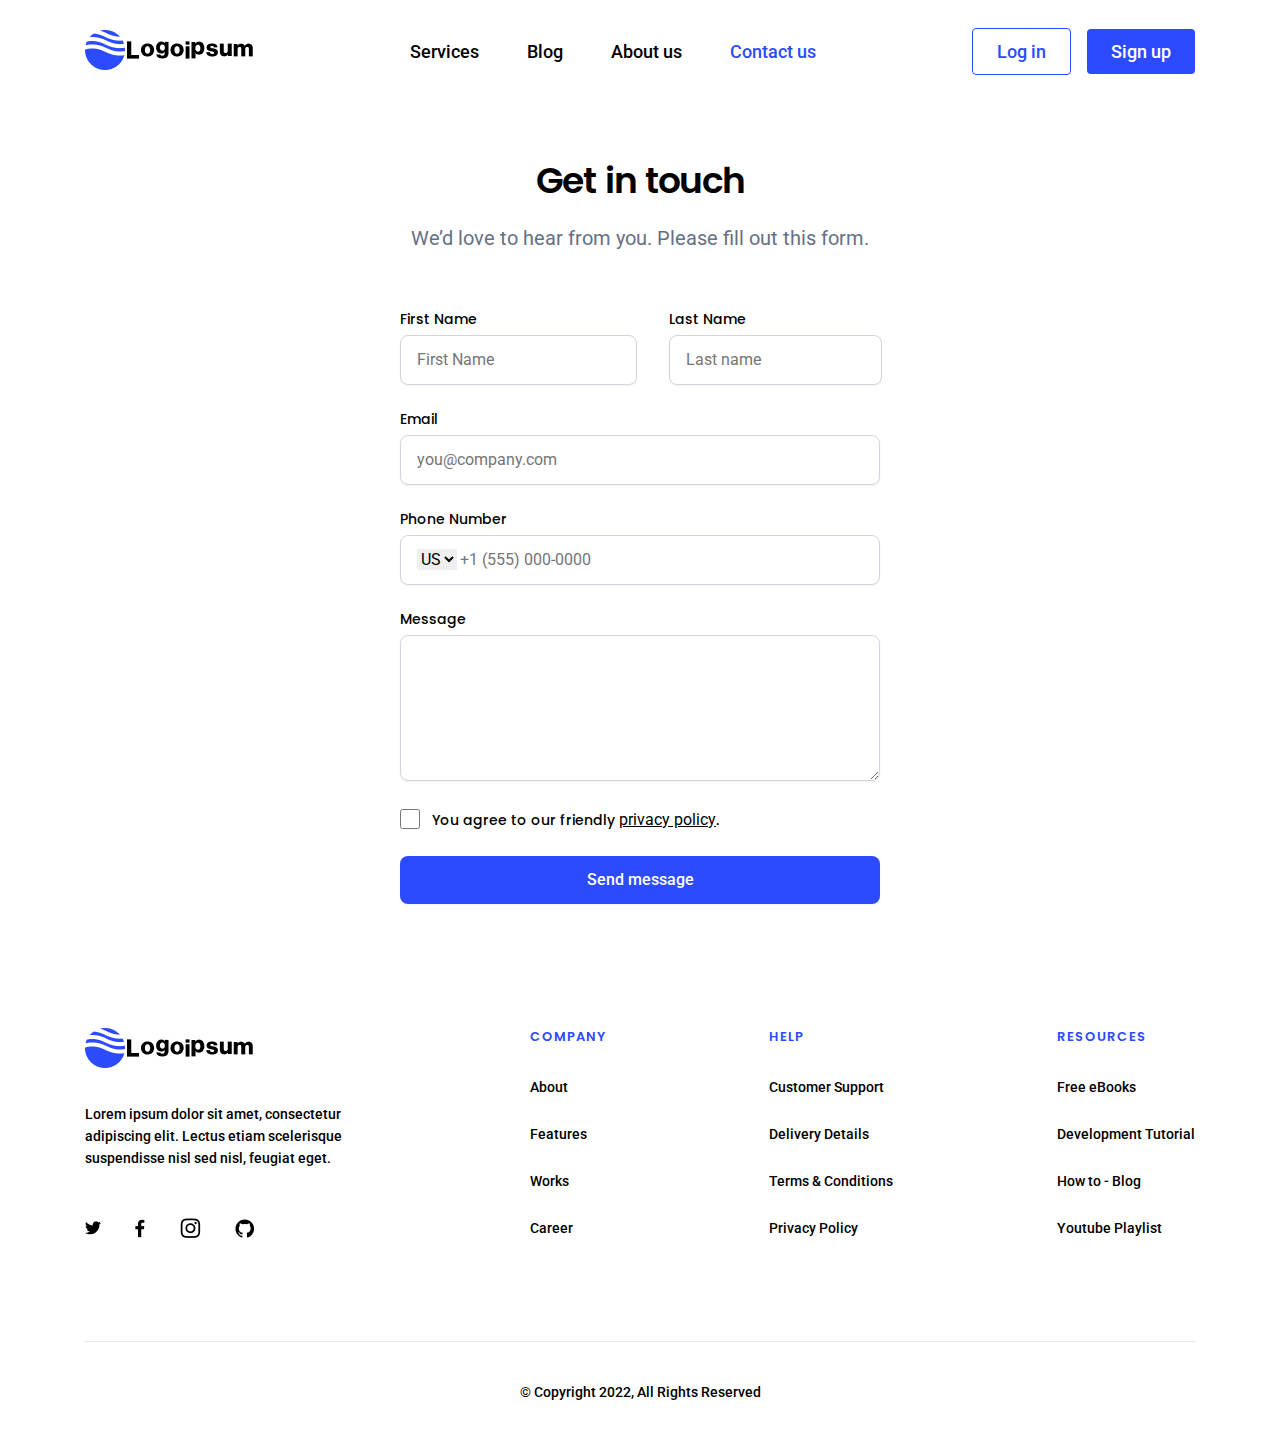
<file: contact_us.html>
<!DOCTYPE html>
<html lang="en">

<head>
    <meta charset="UTF-8">
    <meta http-equiv="X-UA-Compatible" content="IE=edge">
    <meta name="viewport" content="width=device-width, initial-scale=1.0">
    <link rel="stylesheet" href="./css/style.css">
    <title>LogoIpsum</title>
</head>

<body class="container animate">
    <nav class="navbar flx-sp-bt">
        <a href="index.html">
            <img src="./images/Logo.png" alt="logo">
        </a>
        <ul class="nav-links flx-sp-bt">
            <li> <a href="service.html">Services</a> </li>
            <li> <a href="blog.html">Blog</a> </li>
            <li> <a href="about_us.html">About us</a> </li>
            <li> <a class="blue-clr" href="contact_us.html">Contact us</a> </li>
        </ul>
        <ul class="nav-btns flx-sp-bt">
            <li> <a class="secondary-cta login" href="#">Log in</a> </li>
            <li> <a class="primary-cta" href="#">Sign up</a> </li>
        </ul>
        <div class="hamburger">
            <span class="bar"></span>
            <span class="bar"></span>
            <span class="bar"></span>
        </div>
    </nav>
    <section class="contact-us">
        <div class="contact-headers">
            <h2 class="contact-heading">Get in touch</h2>
            <p class="contact-sub-heading">We’d love to hear from you. Please fill out this form.</p>
        </div>
        <form class="contact-form" action="/">
            <div class="disp-flx">
                <div class="input-form mr-32">
                    <label for="fname">First Name</label>
                    <input class="input-box" type="text" name="fname" placeholder="First Name">
                </div>
                <div class="input-form">
                    <label for="lname">Last Name</label>
                    <input class="input-box width-85" type="text" name="lname" placeholder="Last name">
                </div>

            </div>

            <div class="input-form ">
                <label for="email">Email</label>
                <input class="input-box width-93" type="email" name="email" placeholder="you@company.com">
            </div>
            <div class="input-form">
                <label for="mobile">Phone Number</label>
                <div class="input-box">

                    <select name="us" id="us">
                        <option value="us">US</option>
                    </select>
                    <input type="tel" name="mobile" placeholder="+1 (555) 000-0000">
                </div>
            </div>
            <div class="input-form">
                <label for="message">Message</label>
                <textarea class="input-box width-93" name="message" id="message" cols="30" rows="5"></textarea>
            </div>
            <div class="input-form disp-flx">
                <div>
                    <input class="check" type="checkbox" name="check" id="check">
                </div>
                <p class="check-text" for="check">You agree to our friendly <a href="#">privacy policy</a>.</p>

            </div>
            <button class="submit-btn primary-cta" type="submit">Send message</button>
        </form>
    </section>
    <footer>
        <div class="footer-content flx-sp-bt">
            <div class="logo-social-links">
                <a href="index.html">
                    <img class="footer-logo" src="./images/Logo.png" alt="logo">
                </a>
                <p class="logo-desc">
                    Lorem ipsum dolor sit amet, consectetur adipiscing elit. Lectus etiam scelerisque suspendisse nisl
                    sed nisl, feugiat eget.
                </p>
                <ul class="social-links">
                    <li>
                        <a href="#">
                            <img src="./images/twitter.png" alt="socials">
                        </a>
                    </li>
                    <li>
                        <a href="#">
                            <img src="./images/fb.png" alt="socials">
                        </a>
                    </li>
                    <li>
                        <a href="#">
                            <img src="./images/insta.png" alt="socials">
                        </a>
                    </li>
                    <li>
                        <a href="#">
                            <img src="./images/github.png" alt="socials">
                        </a>
                    </li>
                </ul>
            </div>
            <div class="widget">
                <h4 class="blue-clr">Company</h4>
                <ul>
                    <li>About</li>
                    <li>Features</li>
                    <li>Works</li>
                    <li>Career</li>
                </ul>
            </div>
            <div class="widget">
                <h4 class="blue-clr">Help</h4>
                <ul>
                    <li>Customer Support</li>
                    <li>Delivery Details</li>
                    <li>Terms & Conditions</li>
                    <li>Privacy Policy</li>
                </ul>
            </div>
            <div class="widget">
                <h4 class="blue-clr">Resources</h4>
                <ul>
                    <li>Free eBooks</li>
                    <li>Development Tutorial</li>
                    <li>How to - Blog</li>
                    <li>Youtube Playlist</li>
                </ul>
            </div>
        </div>
        <div class="copyright">
            <p>© Copyright 2022, All Rights Reserved</p>

        </div>
    </footer>
</body>
<script src="./js/script.js"></script>

</html>
</file>
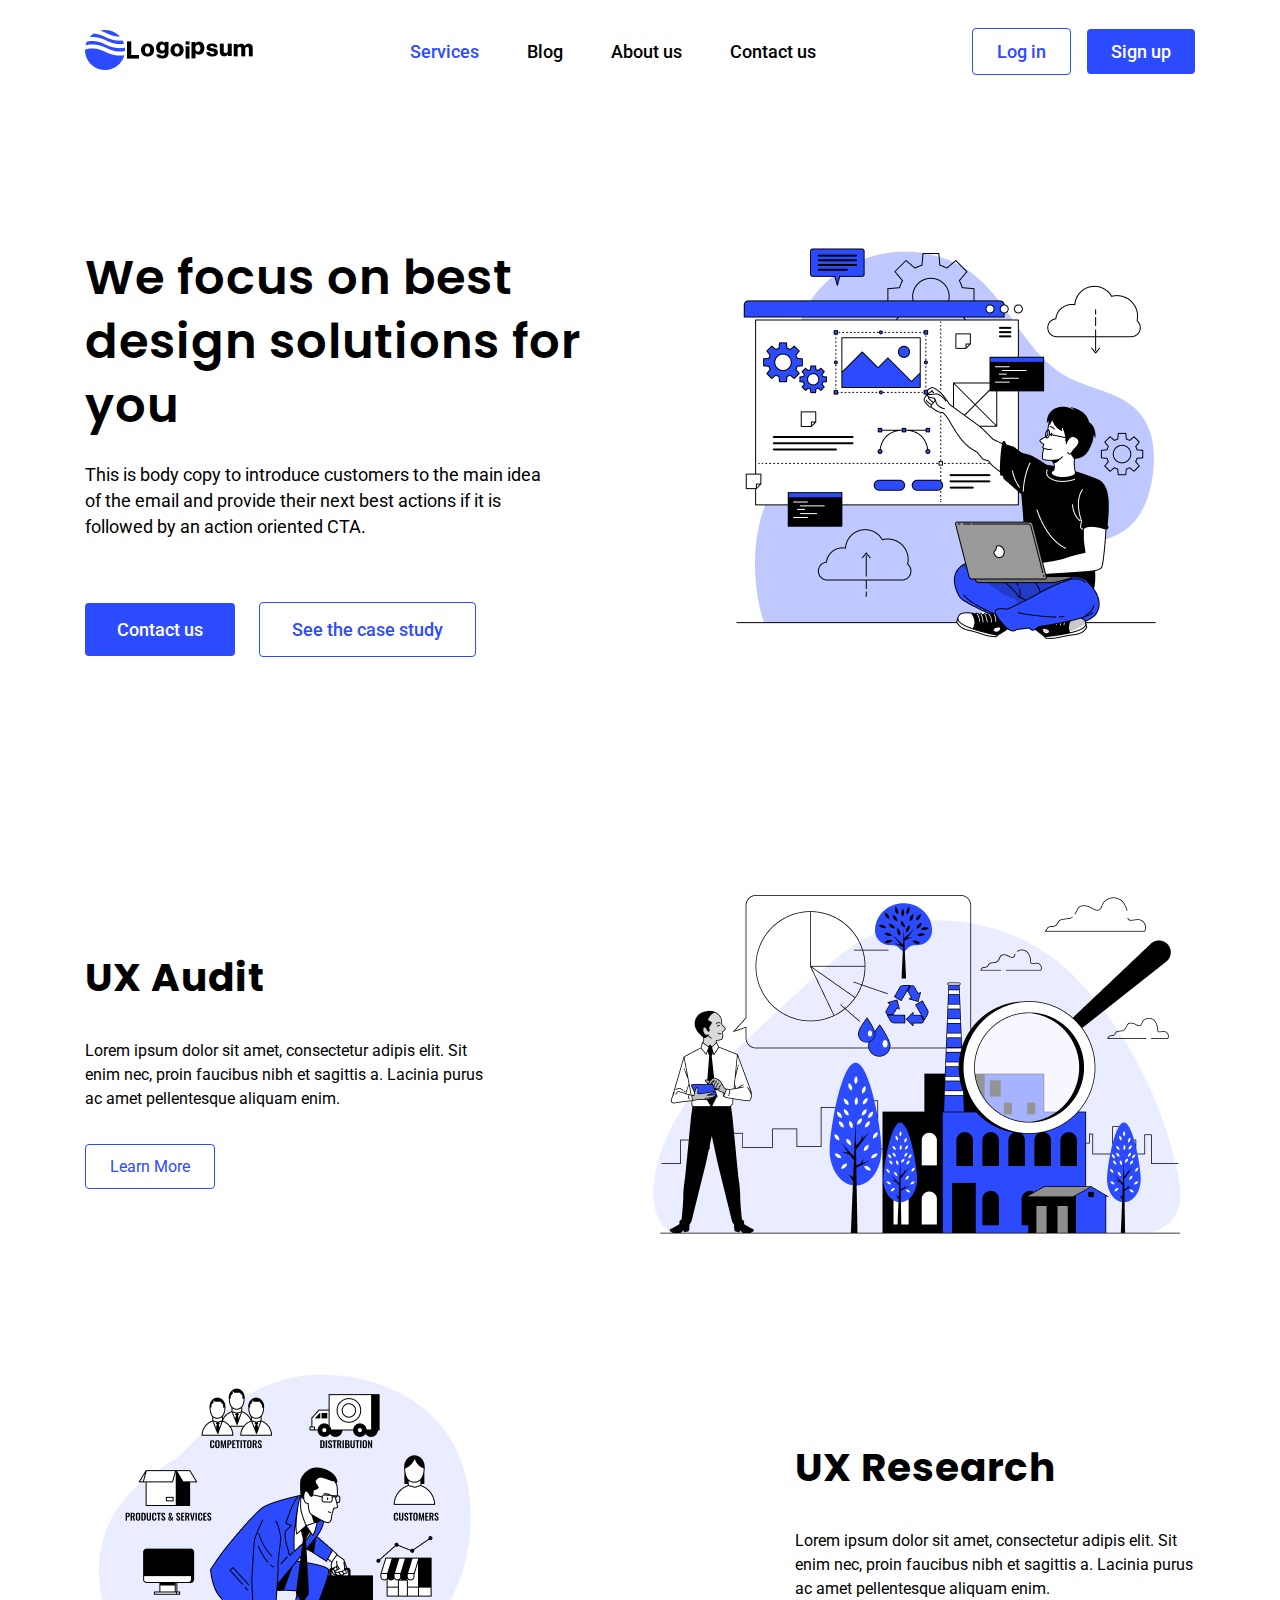
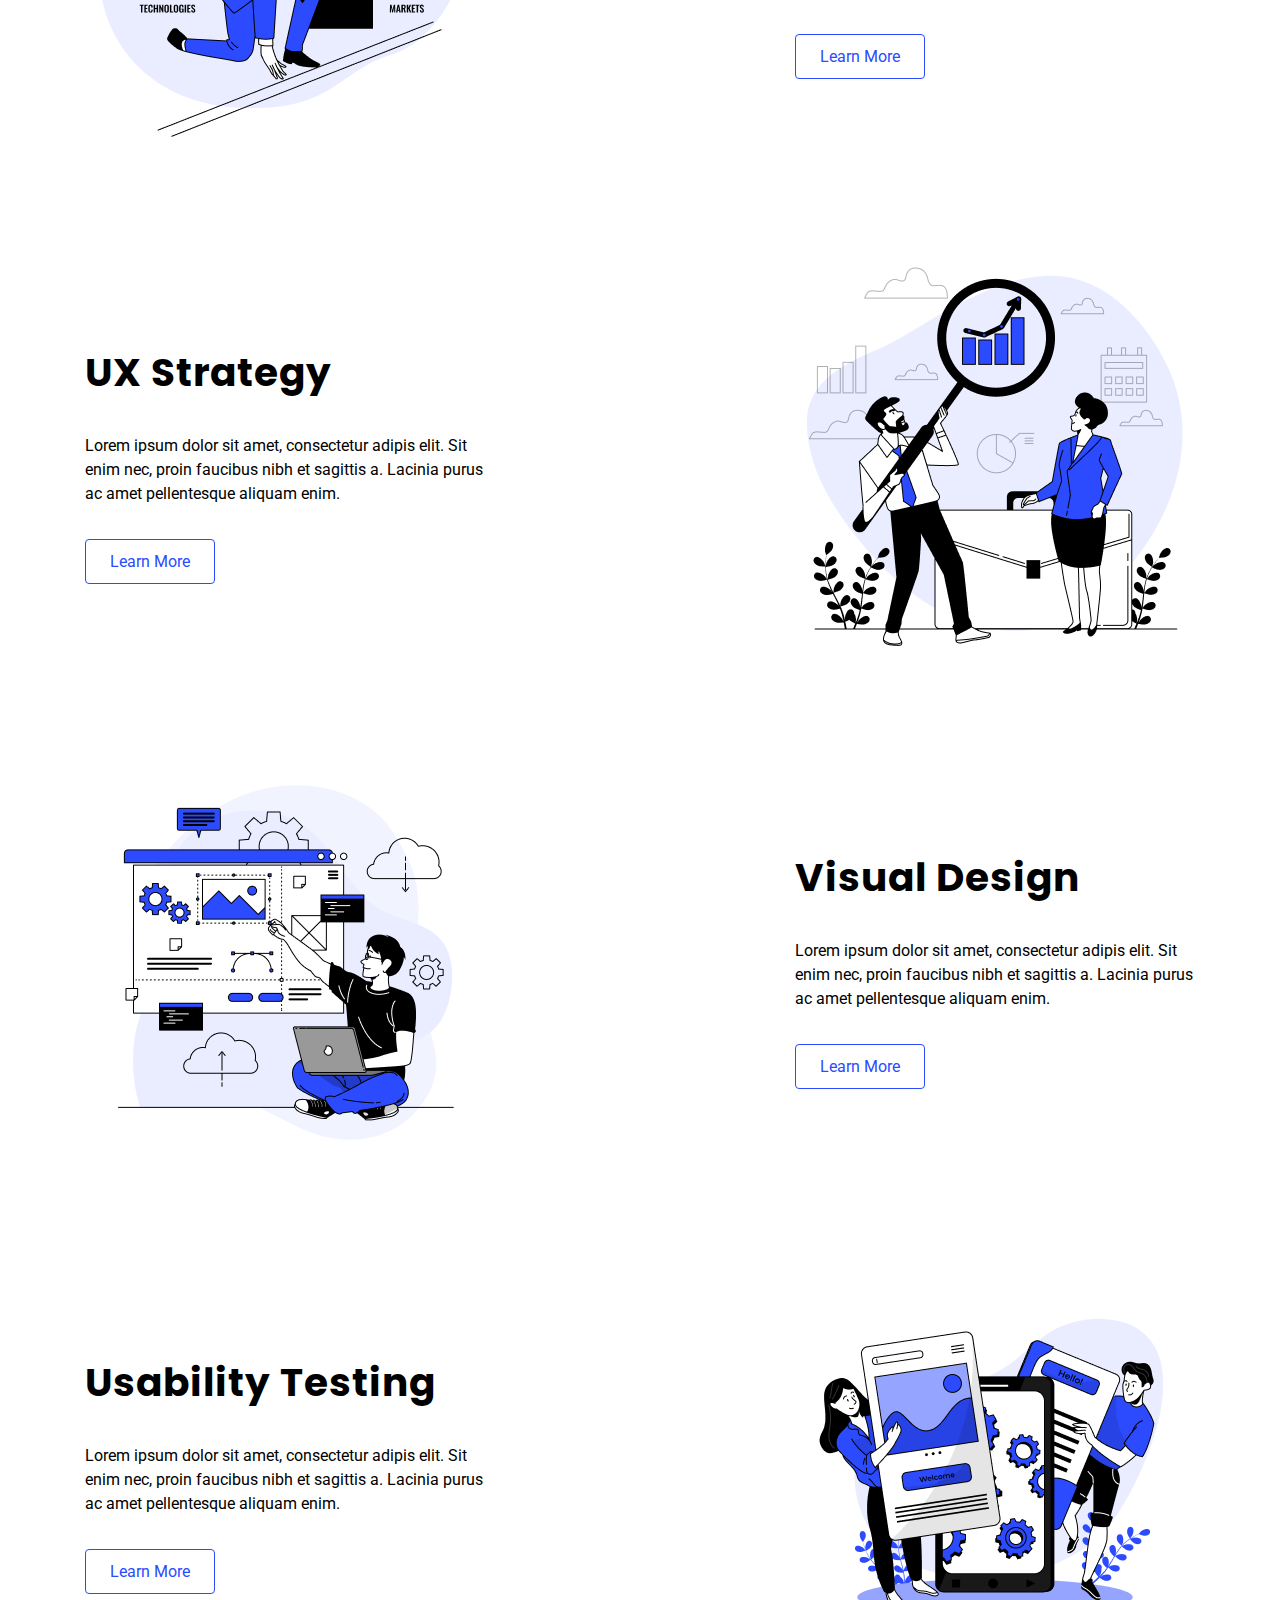
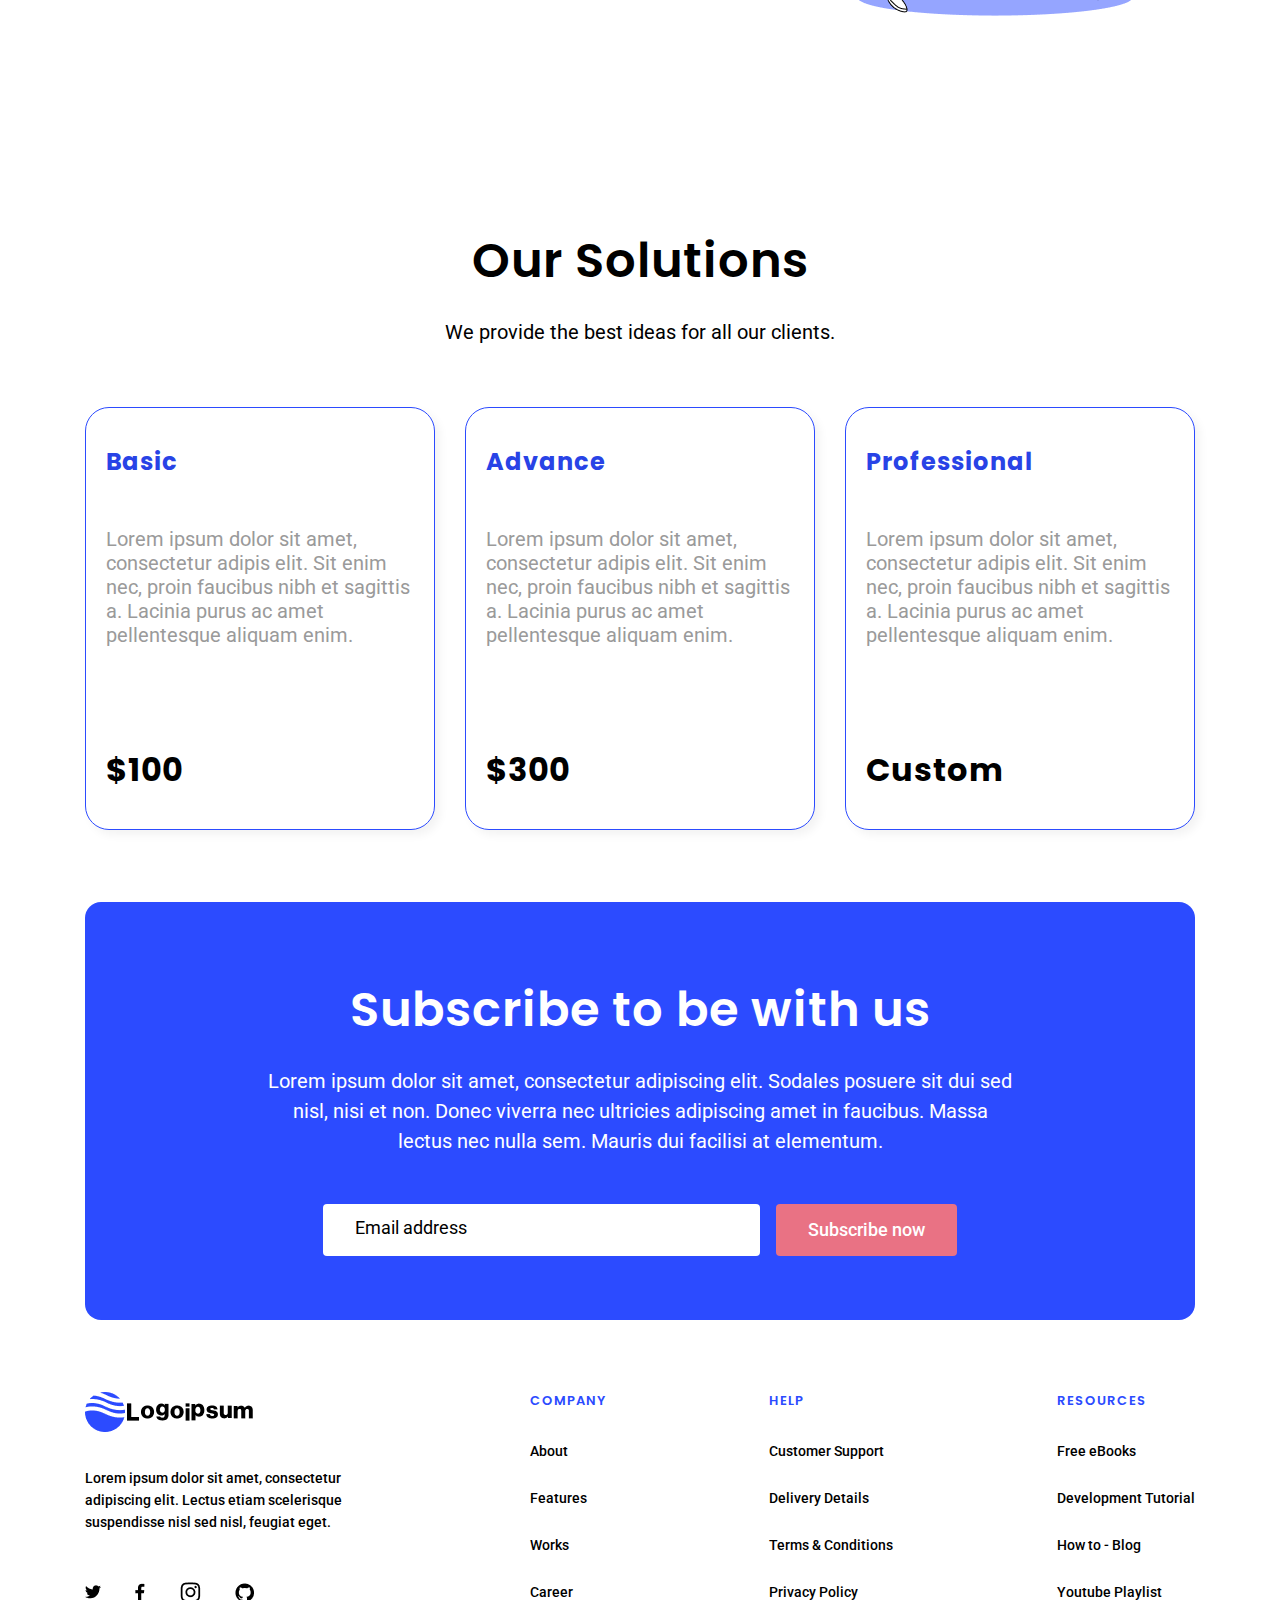
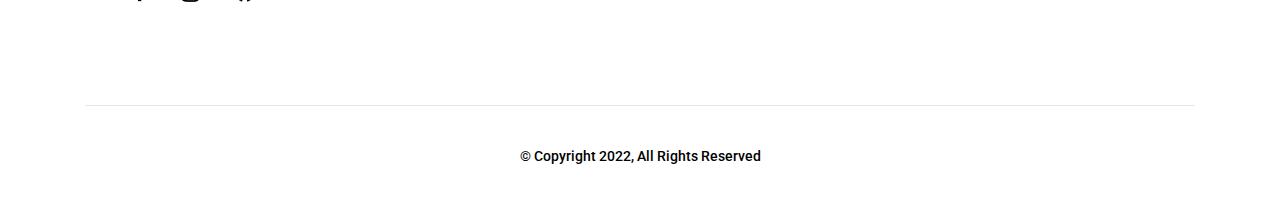
<file: service.html>
<!DOCTYPE html>
<html lang="en">

<head>
    <meta charset="UTF-8">
    <meta http-equiv="X-UA-Compatible" content="IE=edge">
    <meta name="viewport" content="width=device-width, initial-scale=1.0">
    <link rel="stylesheet" href="./css/style.css">
    <title>LogoIpsum</title>
</head>

<body class="container animate">
    <nav class="navbar flx-sp-bt">
        <a href="index.html">
            <img src="./images/Logo.png" alt="logo">
        </a>
        <ul class="nav-links flx-sp-bt">
            <li> <a class="blue-clr" href="service.html">Services</a> </li>
            <li> <a href="blog.html">Blog</a> </li>
            <li> <a href="about_us.html">About us</a> </li>
            <li> <a href="contact_us.html">Contact us</a> </li>
        </ul>
        <ul class="nav-btns flx-sp-bt">
            <li> <a class="secondary-cta login" href="#">Log in</a> </li>
            <li> <a class="primary-cta" href="#">Sign up</a> </li>
        </ul>
        <div class="hamburger">
            <span class="bar"></span>
            <span class="bar"></span>
            <span class="bar"></span>
        </div>
    </nav>
    <section class="banner-cover">
        <div class="banner flx-sp-bt">
            <div class="banner-left">
                <h2 class="banner-tagline">
                    We focus on best design solutions for you
                </h2>
                <p class="banner-desc">
                    This is body copy to introduce customers to the main idea of the email and provide their next best
                    actions if it is followed by an action oriented CTA.
                </p>
                <ul class="banner-btn">
                    <li>
                        <a class="get-started primary-cta" href="#">Contact us</a>
                    </li>
                    <li>
                        <a class="learn-more secondary-cta" href="#">See the case study</a>
                    </li>
                </ul>
            </div>
            <div class="banner-right">
                <img src="./images/Hero_Illustration2.png" alt="banner image">
            </div>
        </div>
    </section>
    <section class="services flx-sp-bt service-text-left">
        <div class="services-left">
            <h2 class="services-tagline">
                UX Audit
            </h2>
            <p class="services-desc">
                Lorem ipsum dolor sit amet, consectetur adipis elit. Sit enim nec, proin faucibus nibh et sagittis a.
                Lacinia purus ac amet pellentesque aliquam enim.
            </p>
            <a class="learn-more secondary-cta" href="#">Learn More</a>

        </div>
        <div class="banner-right">
            <img src="./images/Environmental audit-bro 1.png" alt="solution image">
        </div>
    </section>
    <section class="services flx-sp-bt">
        <div class="services-left">
            <img src="./images/Competitive intelligence-bro 1.png" alt="solution image">
        </div>
        <div class="banner-right">
            <h2 class="services-tagline">
                UX Research
            </h2>
            <p class="services-desc">
                Lorem ipsum dolor sit amet, consectetur adipis elit. Sit enim nec, proin faucibus nibh et sagittis a.
                Lacinia purus ac amet pellentesque aliquam enim.
            </p>
            <a class="learn-more secondary-cta" href="#">Learn More</a>

        </div>
    </section>
    <section class="services flx-sp-bt service-text-left">
        <div class="services-left">
            <h2 class="services-tagline">
                UX Strategy
            </h2>
            <p class="services-desc">
                Lorem ipsum dolor sit amet, consectetur adipis elit. Sit enim nec, proin faucibus nibh et sagittis a.
                Lacinia purus ac amet pellentesque aliquam enim.
            </p>
            <a class="learn-more secondary-cta" href="#">Learn More</a>

        </div>
        <div class="banner-right">
            <img src="./images/Development focus-bro 1.png" alt="solution image">
        </div>
    </section>
    <section class="services flx-sp-bt">
        <div class="services-left">
            <img src="./images/Website Creator-bro 1.png" alt="solution image">
        </div>
        <div class="banner-right">
            <h2 class="services-tagline">
                Visual Design
            </h2>
            <p class="services-desc">
                Lorem ipsum dolor sit amet, consectetur adipis elit. Sit enim nec, proin faucibus nibh et sagittis a.
                Lacinia purus ac amet pellentesque aliquam enim.
            </p>
            <a class="learn-more secondary-cta" href="#">Learn More</a>

        </div>
    </section>
    <section class="services flx-sp-bt service-text-left">
        <div class="services-left">
            <h2 class="services-tagline">
                Usability Testing
            </h2>
            <p class="services-desc">
                Lorem ipsum dolor sit amet, consectetur adipis elit. Sit enim nec, proin faucibus nibh et sagittis a.
                Lacinia purus ac amet pellentesque aliquam enim.
            </p>
            <a class="learn-more secondary-cta" href="#">Learn More</a>

        </div>
        <div class="banner-right">
            <img src="./images/Usability testing-bro 1.png" alt="solution image">
        </div>
    </section>
    <section class="solutions">
        <div class="titles">
            <h2>Our Solutions </h2>
            <p>We provide the best ideas for all our clients. </p>
        </div>
        <div class="solution-content flx-sp-bt">
            <div class="solution-card">
                <h3 class="sltn-header">Basic</h3>
                <p class="sltn-text">
                    Lorem ipsum dolor sit amet, consectetur adipis elit. Sit enim nec, proin faucibus nibh et sagittis
                    a. Lacinia purus ac amet pellentesque aliquam enim.
                </p>
                <p class="sltn-price">
                    $100
                </p>
            </div>
            <div class="solution-card">
                <h3 class="sltn-header">Advance</h3>
                <p class="sltn-text">
                    Lorem ipsum dolor sit amet, consectetur adipis elit. Sit enim nec, proin faucibus nibh et sagittis
                    a. Lacinia purus ac amet pellentesque aliquam enim.
                </p>
                <p class="sltn-price">
                    $300
                </p>
            </div>
            <div class="solution-card">
                <h3 class="sltn-header">Professional</h3>
                <p class="sltn-text">
                    Lorem ipsum dolor sit amet, consectetur adipis elit. Sit enim nec, proin faucibus nibh et sagittis
                    a. Lacinia purus ac amet pellentesque aliquam enim.
                </p>
                <p class="sltn-price">
                    Custom
                </p>
            </div>
        </div>
    </section>
    <section class="newsletter blue-bg">
        <div class="content">
            <h2>Subscribe to be with us</h2>
            <p>
                Lorem ipsum dolor sit amet, consectetur adipiscing elit. Sodales posuere sit dui sed nisl, nisi et non.
                Donec viverra nec ultricies adipiscing amet in faucibus. Massa lectus nec nulla sem. Mauris dui facilisi
                at elementum.
            </p>
        </div>
        <div class="subscribe">
            <input class="text-input" type="text" placeholder="Email address">
            <button class="text-submit lightCoral-bg" type="submit">Subscribe now</button>
        </div>
    </section>
    <footer>
        <div class="footer-content flx-sp-bt">
            <div class="logo-social-links">
                <a href="index.html">
                    <img class="footer-logo" src="./images/Logo.png" alt="logo">
                </a>
                <p class="logo-desc">
                    Lorem ipsum dolor sit amet, consectetur adipiscing elit. Lectus etiam scelerisque suspendisse nisl
                    sed nisl, feugiat eget.
                </p>
                <ul class="social-links">
                    <li>
                        <a href="#">
                            <img src="./images/twitter.png" alt="socials">
                        </a>
                    </li>
                    <li>
                        <a href="#">
                            <img src="./images/fb.png" alt="socials">
                        </a>
                    </li>
                    <li>
                        <a href="#">
                            <img src="./images/insta.png" alt="socials">
                        </a>
                    </li>
                    <li>
                        <a href="#">
                            <img src="./images/github.png" alt="socials">
                        </a>
                    </li>
                </ul>
            </div>
            <div class="widget">
                <h4 class="blue-clr">Company</h4>
                <ul>
                    <li>About</li>
                    <li>Features</li>
                    <li>Works</li>
                    <li>Career</li>
                </ul>
            </div>
            <div class="widget">
                <h4 class="blue-clr">Help</h4>
                <ul>
                    <li>Customer Support</li>
                    <li>Delivery Details</li>
                    <li>Terms & Conditions</li>
                    <li>Privacy Policy</li>
                </ul>
            </div>
            <div class="widget">
                <h4 class="blue-clr">Resources</h4>
                <ul>
                    <li>Free eBooks</li>
                    <li>Development Tutorial</li>
                    <li>How to - Blog</li>
                    <li>Youtube Playlist</li>
                </ul>
            </div>
        </div>
        <div class="copyright">
            <p>© Copyright 2022, All Rights Reserved</p>

        </div>
    </footer>
</body>
<script src="./js/script.js"></script>

</html>
</file>
<file: css/style.css>
@import url('https://fonts.googleapis.com/css2?family=Poppins:wght@100;200;300;400;500;600;700;800;900&display=swap');
@import url('https://fonts.googleapis.com/css2?family=Roboto:wght@100;300;400;500;700;900&display=swap');

* {
    font-family: 'Roboto';
    font-style: normal;
    font-weight: 400;
    font-size: 12px;
    line-height: 14px;
    /* identical to box height */
    color: #000000;
    margin: 0;
    padding: 0;
}

.animate {
    animation: transitionLeft 0.75s;
}

@keyframes transitionLeft {
    from {
        transform: translateX(100%);
    }

    to {
        transform: translateX(0px);
    }
}

h1,
h2,
h3,
h4,
h5,
h6 {
    font-family: 'Poppins';
    font-style: normal;
}

/* Color Pallete */
.blue-bg {
    background: #2C4BFF;
}

.blue-clr {
    color: #2C4BFF;
}

.black-clr {
    color: #000000;
}

.primary-cta {
    color: #FFFFFF;
    background: #2C4BFF;
    /* border: none; */
    border-radius: 4px;
}

.primary-cta:hover {
    background: #1A2E9A;
}

.secondary-cta {
    background: #FFFFFF;
    color: #2C4BFF;

    border: 1px solid #2C4BFF;
    border-radius: 4px;
}

.secondary-cta:hover {
    background: #D5DBFF;
    border: 1px solid #2C4BFF;
}

.lightCoral-bg {
    color: white;
    background: #E97284;
    border-radius: 4px;
}

.orange-bg {
    color: white;
    background: #E59A20;
}

.springGreen-bg {
    background: #54E7BA;
    color: white;
}

.grayblue {
    color: #667085;
}

.mediumPurple {
    color: #6941C6;
}

.lightPurple-bg {
    background: #F9F5FF;
    color: #6941C6;
}

.lightBlue-bg {
    background: #EEF4FF;
    color: #3538CD;
}

.lightPink-bg {
    background: #FDF2FA;
    color: #C11574;
}

.lightAqua-bg {
    background: #F0F9FF;
    color: #026AA2;
}

.lightGreen-bg {
    background: #ECFDF3;
    color: #027A48;
}

.lightOrange-bg {
    background: #FFF6ED;
    color: #C4320A;
}

.lightSlateGray-bg {
    background: #F8F9FC;
    color: #363F72;
}

.lightred-bg {
    background: #FFF1F3;
    color: #C01048;
}


/* Header Style */
h1 {
    font-weight: 600;
    font-size: 48px;
    line-height: 105px;
}

h2 {
    font-weight: 700;
    font-size: 48px;
    line-height: 64px;
}



/* Global Style */
a {
    text-decoration: none;
    color: #000000;
}

ul {
    list-style: none;
}

.container {
    width: 1110px;
    margin: auto;
}

.flx-sp-bt {
    display: flex;
    justify-content: space-between;
}

/* Nav-bar */

.navbar {
    background: #FFFFFF;
    position: sticky;
    z-index: 1;
    top: 0;
    padding: 30px 0px;
}

.navbar>ul {
    align-items: center;
}

.nav-links>li>a,
.nav-btns>li>a {
    font-weight: 500;
    font-size: 18px;
    line-height: 21px;
    padding: 12px 24px;
}

.nav-btns>li>.login {
    margin-right: 16px;
}

.hamburger {
    display: none;
    cursor: pointer;
}

.bar {
    background-color: #2C4BFF;
    display: block;
    width: 25px;
    height: 3px;
    margin: 5px auto;
    transition: all 0.3s ease-in-out;
}


/* Banner */
.banner-cover {
    padding-top: 88px;
    padding-bottom: 72px;
}

.banner {
    padding-bottom: 72px;
    align-items: center;
}

.banner-left {}

.banner-tagline {
    width: 530px;
    font-family: 'Poppins';
    font-style: normal;
    font-weight: 600;
    font-size: 48px;
    line-height: 64px;
    letter-spacing: 1px;
    color: #000000;
    padding-bottom: 24px;
}

.banner-desc {
    width: 461px;
    font-weight: 400;
    font-size: 18px;
    line-height: 26px;
    padding-bottom: 80px;
}

.banner-btn {
    display: flex;
}

.banner-right {
    /* padding-left: 80px; */
}

.banner-bottom {
    padding: 64px;
}

.banner-btn>li>a {
    font-weight: 500;
    font-size: 18px;
    line-height: 20px;
    padding: 16px 32px;
}

.banner-btn>li>.get-started {
    margin-right: 24px;
}

.banner-bottom>.companies-title {
    font-weight: 500;
    font-size: 20px;
    line-height: 30px;
    text-align: center;
    padding-bottom: 32px;
}

.banner-bottom>.companies {
    flex-wrap: wrap;
    align-items: center;
}


/* Process Diagram */
.process {
    text-align: center;
    padding-bottom: 72px;
}

.process-title,
.case-title {
    width: 481px;
    margin: auto;
    padding-bottom: 24px;
}

.process-tagline,
.case-tagline {
    font-weight: 400;
    font-size: 20px;
    line-height: 30px;
    padding-bottom: 70px;
    /* padding-bottom: 154px; */
}

.process-diagram {
    display: flex;
    position: relative;
    padding-top: 84px;
    padding-bottom: 88px;
}

.process-diagram>li {
    display: flex;
    justify-content: center;
    align-items: center;
    width: 178px;
    height: 178px;
    color: #5670FF;
    background: #EAEDFF;
    border-radius: 50%;
    font-family: 'Poppins';
    font-style: normal;
    font-weight: 600;
    font-size: 20px;
    line-height: 30px;
    text-align: center;
    letter-spacing: -1px;
    margin-right: 29px;
    /* margin-bottom: 88px; */
}

.arrow1 {
    position: absolute;
    left: -150px;
    bottom: 15px;
}

.arrow2 {
    position: absolute;
    left: 140px;
    bottom: 260px;
}

.arrow3 {
    position: absolute;
    left: 345px;
    bottom: 50px;
}

.arrow4 {
    position: absolute;
    left: 555px;
    bottom: 260px;
}

.arrow5 {
    position: absolute;
    right: 245px;
    bottom: 50px;
}

.arrow6 {
    position: absolute;
    right: -125px;
    top: -50px;
}

/* Case Studies */
.case-studies {
    text-align: center;
}

.case-design {
    text-align: left;
    display: flex;
    gap: 30px;
    /* justify-content: space-between; */
    flex-wrap: wrap;
}

.case-div {
    /* padding: 32px; */
    color: white;
    display: flex;
    flex-direction: column;
    justify-content: space-between;

}

.fintech {
    background: linear-gradient(180deg,
            rgba(9, 15, 53, 0) 36.34%,
            #090F35 100%),
        url(../images/fintech.png) no-repeat;
    border-radius: 8px;
    padding: 32px;
    padding-right: 173px;
}

.beauty {
    background: linear-gradient(180deg,
            rgba(9, 15, 53, 0) 36.34%,
            #090F35 100%),
        url(../images/beuty&care.png) no-repeat;
    border-radius: 8px;
    padding: 32px;
    padding-right: 19px;
}

.restaurant {
    background: linear-gradient(180deg,
            rgba(9, 15, 53, 0) 36.34%,
            #090F35 100%),
        url(../images/restaurant.png) no-repeat;
    border-radius: 8px;
    padding: 32px;
    padding-right: 19px;
}

.medical {
    background: linear-gradient(180deg,
            rgba(9, 15, 53, 0) 36.34%,
            #090F35 100%),
        url(../images/medical.png) no-repeat;
    border-radius: 8px;
    padding: 32px;
    padding-right: 19px;
}

.case-name {
    font-weight: 500;
    font-size: 16px;
    line-height: 24px;
    padding: 6px 12px;
    border-radius: 24px;
}

.fintech>.case-bottom>.case-image {
    padding-top: 359px;
    padding-bottom: 45px;
}

.beauty>.case-bottom>.case-image {
    padding-top: 355px;
    padding-bottom: 41px;
}

.restaurant>.case-bottom>.case-image {
    padding-top: 398px;
    padding-bottom: 30px;
}

.medical>.case-bottom>.case-image {
    padding-top: 404px;
    padding-bottom: 42px;
}

.case-desc {
    font-family: 'Roboto';
    font-style: normal;
    color: #FFFFFF;
    font-weight: 400;
    font-size: 16px;
    line-height: 24px;
    padding-bottom: 16px;
    letter-spacing: 1px;
}

.fintech>.case-bottom>.case-desc {
    width: 334px;
}

.beauty>.case-bottom>.case-desc {
    width: 489px;
}

.restaurant>.case-bottom>.case-desc {
    width: 489px;
}

.medical>.case-bottom>.case-desc {
    width: 489px;
}

.case-type {
    font-weight: 600;
    font-size: 16px;
    line-height: 24px;
    letter-spacing: 1px;
    color: #FFFFFF;
}

.all-case-btn {
    border: none;
    padding: 16px 32px;
    font-weight: 500;
    font-size: 18px;
    line-height: 20px;
    margin-top: 56px;
    margin-bottom: 66px;
}

.testimonial {
    padding-top: 60px;
}

.testimonial>.title {
    text-align: center;
    font-weight: 600;
    font-size: 48px;
    line-height: 64px;
    letter-spacing: 1px;
    padding-bottom: 24px;
}

.testimonial>.sub-title {
    font-weight: 400;
    font-size: 20px;
    line-height: 30px;
    text-align: center;
    padding-bottom: 60px;
}

.clients-feedback {
    padding: 0px 30px;
    padding-bottom: 48px;
}

.testimonial-right {
    padding: 28px 0px;
}

.testimonial-right>img {
    padding-bottom: 32px;
}

.testimonial-right>.client-text {
    width: 531px;
    font-weight: 500;
    font-size: 32px;
    line-height: 42px;
    padding-bottom: 32px;
}

.client-info {
    font-family: 'Poppins';
    font-style: normal;
    font-weight: 400;
    font-size: 16px;
    line-height: 26px;
    color: #52525B;
}

.client-info>.name {
    font-family: 'Poppins';
    font-style: normal;
    font-weight: 600;
    font-size: 16px;
    line-height: 28px;
    letter-spacing: -0.2px;
    padding-right: 10px;
}

.newsletter {
    padding: 64px 158px;
    border-radius: 16px;
    margin: 72px 0px;
}

.newsletter>.content {
    padding: 12px 24px;
    margin-bottom: 36px;
}

.newsletter>.content>h2 {
    font-style: normal;
    font-weight: 600;
    font-size: 48px;
    line-height: 64px;
    text-align: center;
    letter-spacing: 1px;
    color: #FFFFFF;
    padding-bottom: 24px;
}

.newsletter>.content>p {
    font-weight: 400;
    font-size: 20px;
    line-height: 30px;
    text-align: center;
    color: #FFFFFF;

}

.subscribe {
    display: flex;
    justify-content: center;
    gap: 16px;
}

.subscribe>.text-input {
    padding: 16px 32px;
    width: 373px;
    align-items: center;
    background: #FFFFFF;
    border: none;
    border-radius: 4px;

}

.subscribe>.text-input::placeholder {
    font-family: 'Roboto';
    font-style: normal;
    font-weight: 400;
    font-size: 18px;
    line-height: 20px;
    color: #000000;
}

.text-submit {
    font-weight: 500;
    font-size: 18px;
    line-height: 20px;
    border: none;
    padding: 16px 32px;
}

.footer-content {
    border-bottom: 1px solid #E2E8F0;
    padding-bottom: 100px;
}

.footer-logo {
    padding-bottom: 32px;
}

.logo-desc {
    width: 281px;
    font-weight: 500;
    font-size: 14px;
    line-height: 22px;
    padding-bottom: 49px;
}

.copyright>p {
    font-weight: 500;
    font-size: 14px;
    line-height: 22px;
    text-align: center;
    padding-top: 38.55px;
    padding-bottom: 31.45px;
}

.social-links {
    display: flex;
    align-items: center;
}

.social-links>li {
    padding-right: 34.34px;
}

.widget {}

.widget>h4 {
    font-family: 'Poppins';
    font-style: normal;
    font-weight: 600;
    font-size: 13px;
    line-height: 18px;
    letter-spacing: 1px;
    text-transform: uppercase;
    color: #2C4BFF;
    padding-bottom: 30px;
}

.widget>ul>li {
    font-family: 'Roboto';
    font-style: normal;
    font-weight: 500;
    font-size: 14px;
    line-height: 22px;
    padding-bottom: 25px;
}

.widget>ul>li:last-child {
    padding-bottom: 0px;
}

/* SERVICES PAGE */
.services {
    margin-bottom: 24px;
    padding: 39px 0px;
    align-items: center;
}

.services-tagline {
    font-family: 'Poppins';
    font-style: normal;
    font-weight: 700;
    font-size: 39.06px;
    line-height: 59px;
    letter-spacing: 1px;
    padding-bottom: 32px;
}

.services-desc {
    width: 400px;
    font-family: 'Roboto';
    font-style: normal;
    font-weight: 400;
    font-size: 16px;
    line-height: 24px;
    color: #000000;
    padding-bottom: 44px;
}

.learn-more {
    padding: 12px 24px;
    font-weight: 400;
    font-size: 16px;
    line-height: 24px;
}

.solutions {
    margin-top: 120px;
}

.solutions>.titles {
    padding-bottom: 48px;
}

.solutions>.titles>h2 {
    font-weight: 600;
    font-size: 48px;
    line-height: 64px;
    text-align: center;
    letter-spacing: 1px;
    padding-bottom: 24px;
}

.solutions>.titles>p {
    font-weight: 400;
    font-size: 20px;
    line-height: 30px;
    text-align: center;
    padding-bottom: 12px;
}

.solution-content {
    display: flex;
    /* flex-wrap: wrap; */
    gap: 30px;
}

.solution-card {
    background: #FFFFFF;
    border: 1px solid #2C4BFF;
    box-shadow: 5px 5px 10px rgba(0, 0, 0, 0.05);
    border-radius: 24px;
    padding: 40px 20px;
}

.sltn-header {
    font-weight: 700;
    font-size: 24px;
    line-height: 120%;
    letter-spacing: 1px;
    color: #2843E6;
    padding-bottom: 50px;
}

.sltn-text {
    font-weight: 400;
    font-size: 20px;
    line-height: 120%;
    color: #9A9A9A;
    padding-bottom: 104px;

}

.sltn-price {
    font-family: 'Poppins';
    font-style: normal;
    font-weight: 700;
    font-size: 32px;
    line-height: 120%;
    letter-spacing: 1px;
    color: #000000;
}

/* BLOG PAGE */

.trending-blogs {
    gap: 30px;
    flex-wrap: wrap;
    margin-bottom: 112px;
}

.pd-top-32 {
    padding-top: 32px;
}

.trending-cards {}

.card-flex {
    display: flex;
    gap: 30px;
}

.content-right {
    width: 254px;
}

.content-full {
    padding-top: 23px;
    width: 540px;
}

.blogger-info {
    font-family: 'Poppins';
    font-style: normal;
    font-weight: 600;
    font-size: 14px;
    line-height: 20px;
    padding-bottom: 12px;
}

.trending-heading {
    font-family: 'Poppins';
    font-style: normal;
    font-weight: 600;
    font-size: 18px;
    line-height: 28px;
    padding-bottom: 8px;
}

.trending-text {
    font-family: 'Roboto';
    font-style: normal;
    font-weight: 400;
    font-size: 16px;
    line-height: 24px;
    padding-bottom: 24px;
}

.blog-topic {
    display: flex;
    justify-content: flex-start;
    flex-wrap: wrap;
    gap: 8px;
}

.blog-topic>li {
    font-weight: 500;
    font-size: 14px;
    line-height: 20px;
    text-align: center;
    padding: 2px 10px;
    border-radius: 16px;
}

.all-blogs {
    margin-bottom: 110px;
}

.all-blogs-heading {
    font-family: 'Poppins';
    font-style: normal;
    font-weight: 600;
    font-size: 24px;
    line-height: 32px;
    padding-bottom: 56px;
}

.blogs-heading {
    font-family: 'Poppins';
    font-style: normal;
    font-weight: 600;
    font-size: 24px;
    line-height: 32px;
    padding-bottom: 12px;
}

.blog-posts {
    flex-wrap: wrap;
    gap: 80px 30px;
}

.blog-card {
    width: 350px;
}

.blog-card>.blogger-info {
    padding-top: 32px;
}

.pagination-bar {
    align-items: center;
    padding-bottom: 140px;
}

.prev-arrow::before {
    content: '';
    background: url(../images/arrow-left.png) no-repeat;
    background-size: 20px;
    padding-left: 30px;
    background-position: left center;
}

.next-arrow::after {
    content: '';
    background: url(../images/arrow-right.png) no-repeat;
    background-size: 20px;
    padding-left: 30px;
    background-position: right center;
}

.next-arrow {}

.middle-numbers>li:first-child {
    background: #F9F5FF;
    border-radius: 8px;
    color: #7F56D9;
}

.middle-numbers>li {
    padding: 10px 16px;
    margin-right: 2px;

}

.prev-arrow,
.next-arrow,
.middle-numbers>li {
    font-family: 'Roboto';
    font-style: normal;
    font-weight: 500;
    font-size: 14px;
    line-height: 20px;
    text-align: center;
    color: #667085;
}


/* ABOUT US */
.values {
    padding-top: 70px;
    padding-bottom: 176px;
}

.value-heading {
    text-align: center;
    padding-bottom: 100px;
}

.value-content {
    flex-wrap: wrap;
}

.value-card {
    flex-direction: column;
    width: 350px;
    height: 489px;
}

.value-card>h3 {
    font-weight: 600;
    font-size: 24px;
    line-height: 120%;
    /* padding-bottom: 22px; */
}

.value-card>p {
    font-family: 'Poppins';
    font-style: normal;
    font-weight: 300;
    font-size: 16px;
    line-height: 120%;
    /* padding-bottom: 51px; */
}

.value-card>img {
    border-radius: 20px;
}

.members {
    margin-bottom: 205.55px;
    text-align: center;
}

.members-heading {
    padding-bottom: 8px;
}

.member-sub-head {
    width: 790px;
    margin: auto;
    font-family: 'Poppins';
    font-style: normal;
    font-weight: 300;
    font-size: 24px;
    line-height: 120%;
    text-align: center;

    color: #000000;
    padding-bottom: 102px;
}

.member-content {
    flex-wrap: wrap;
    gap: 48px 41px;
}

.member-grid {
    width: 341.66px;
}

.member-grid>h3 {
    font-family: 'Poppins';
    font-style: normal;
    font-weight: 600;
    font-size: 23.2069px;
    line-height: 35px;
    text-align: center;
}

.member-grid>p {
    font-family: 'Poppins';
    font-style: normal;
    font-weight: 300;
    font-size: 16.7606px;
    line-height: 29px;
    text-align: center;
}

.achievement {
    margin-bottom: 80px;
    border-radius: 24px;
    padding: 50px 65px;
}

.achievement-heading {
    color: white;
    padding-bottom: 26px;
}

.achievement-content {}

.achievement-list {
    width: 284px;
}

.achievement-list>h2 {
    font-family: 'Poppins';
    font-style: normal;
    font-weight: 600;
    font-size: 32px;
    line-height: 95px;
    color: #FFFFFF;
    padding-bottom: 23px;
}

.achievement-list>p {
    font-family: 'Poppins';
    font-style: normal;
    font-weight: 300;
    font-size: 24px;
    line-height: 53px;
    color: #FFFFFF;
}

.free-chapter {
    padding-bottom: 72px;
    border-bottom: 1px solid #E4E4E7;
    margin-bottom: 62px;
}

.free-chapter>h2 {
    font-weight: 700;
    font-size: 32px;
    line-height: 42px;
}

.free-chapter>a {
    font-weight: 700;
    font-size: 14px;
    line-height: 22px;
    color: #FFFFFF;
    border-radius: 60px;
    align-items: center;
    padding: 14px 46.88px;
}

.contact-headers {
    padding: 56px 0px;
}

.contact-heading {
    font-weight: 600;
    font-size: 36px;
    line-height: 44px;
    text-align: center;
    letter-spacing: -0.02em;
    padding-bottom: 20px;
}

.contact-sub-heading {
    font-weight: 400;
    font-size: 20px;
    line-height: 30px;
    text-align: center;
    color: #667085;

}

.contact-form {
    width: 480px;
    margin: auto;
    padding-bottom: 124px;
}

.input-form {
    padding-bottom: 24px;
}

.input-form input,
.input-form textarea {
    border: none;
    font-family: 'Roboto';
    font-style: normal;
    font-weight: 400;
    font-size: 16px;
    line-height: 24px;
    background: #FFFFFF;
}

.input-form>.input-box {
    /* width: 93%; */
    border: 1px solid #D0D5DD;
    box-shadow: 0px 1px 2px rgba(16, 24, 40, 0.05);
    border-radius: 8px;
    padding: 12px 16px;
    margin-top: 6px;
}

.input-form>label,
.input-form>.check-text {
    font-family: 'Poppins';
    font-style: normal;
    font-weight: 500;
    font-size: 14px;
    line-height: 20px;
}

select#us {
    border: none;
    font-family: 'Roboto';
    font-style: normal;
    font-weight: 400;
    font-size: 16px;
    line-height: 24px;
}

.input-form .check {
    border: 1px solid #D0D5DD;
    width: 20px;
    height: 20px;
    border-radius: 6px;
    margin-right: 12px;
}

.disp-flx {
    display: flex;
    align-items: center;
}

.check-text>a {
    cursor: pointer;
    text-decoration: underline;
    font-weight: 400;
    font-size: 16px;
    line-height: 24px;
}

.submit-btn {
    font-weight: 500;
    font-size: 16px;
    line-height: 24px;
    border: none;
    width: 100%;
    padding: 12px 20px;
    text-align: center;
    box-shadow: 0px 1px 2px rgba(16, 24, 40, 0.05);
    border-radius: 8px;
}

.width-100 {
    width: 100%;
}

.width-93 {
    width: 93%;
}

.width-85 {
    width: 85%;
}

.mr-32 {
    margin-right: 32px;
}

@media only screen and (max-width: 768px) {
    .container {
        width: 100%;
    }

    .navbar {
        padding: 10px;
    }

    .hamburger {
        display: block;
    }

    .hamburger.active .bar:nth-child(2) {
        opacity: 0;
    }

    .hamburger.active .bar:nth-child(1) {
        transform: translateY(8px) rotate(45deg);
    }

    .hamburger.active .bar:nth-child(3) {
        transform: translateY(-8px) rotate(-45deg);
    }

    .nav-links {
        position: fixed;
        left: -100%;
        top: 60px;
        gap: 0px;
        flex-direction: column;
        background-color: #ffffff;
        width: 100%;
        text-align: center;
        transition: 0.3s;
    }

    .nav-btns {
        position: fixed;
        left: -100%;
        top: 270px;
        gap: 0px;
        flex-direction: column;
        background-color: #ffffff;
        width: 100%;
        text-align: center;
        transition: 0.3s;
    }

    .nav-links>li {
        margin: 16px 0;
    }

    .nav-btns>li {
        margin: 20px 0;
    }

    .nav-links.active {
        left: 0;
    }

    .nav-btns.active {
        left: 0;
    }

    .nav-btns>li>.login {
        margin-right: 0px;
    }



    .banner {
        width: 100%;
        flex-direction: column-reverse;
    }

    .banner-tagline {
        width: 100%;
    }

    .banner-right {
        padding-left: 0px;
    }

    .banner-right>img {
        width: 100%;
    }

    .banner-left {
        text-align: center;
        width: 100%;
        /* padding: 10px; */
    }

    .banner-desc {
        width: 100%;
        padding-bottom: 40px;
    }

    .banner-btn {
        width: 100%;
        flex-wrap: wrap;
        justify-content: center;
        gap: 50px;
    }

    .banner-btn>li>.get-started {
        margin-right: 0px;
    }

    .banner-bottom>.companies {
        justify-content: center;

    }

    .banner-bottom>.companies {
        justify-content: center;

    }

    .banner-bottom>.companies>li {
        padding: 10px;
    }

    .banner-cover {
        padding-bottom: 0px;
    }

    .services {
        flex-wrap: wrap;
        align-items: center;
        text-align: center;
        width: 100%;
    }

    .services-desc {
        width: 100%;
    }

    .solution-content {
        flex-wrap: wrap;
    }

    .services img {
        width: 100%;
    }

    .service-text-left {
        flex-direction: column-reverse;
    }

    .process-title,
    .case-title {
        width: 100%;
        margin: auto;
        padding-bottom: 24px;
    }

    .process {
        display: none;
    }

    .fintech,
    .beauty,
    .restaurant,
    .medical {
        padding-right: 32px;
    }

    .fintech>.case-bottom>.case-image,
    .beauty>.case-bottom>.case-image,
    .restaurant>.case-bottom>.case-image,
    .medical>.case-bottom>.case-image {
        padding-top: 170px;
    }

    .fintech>.case-bottom>.case-desc,
    .beauty>.case-bottom>.case-desc,
    .restaurant>.case-bottom>.case-desc,
    .medical>.case-bottom>.case-desc {
        width: 100%;
    }

    .clients-feedback {
        padding: 0px;
        /* padding: 10px; */
        width: 100%;
        flex-direction: column;
    }

    .testimonial-right>.client-text {
        width: 100%;
        font-weight: 500;
        font-size: 18px;
        line-height: 35px;
        padding-bottom: 32px;
    }

    .client-info {
        text-align: center;
    }

    .newsletter {
        padding: 0px;
    }

    .subscribe {
        gap: 5px;
    }

    .subscribe>.text-input {
        padding: 10px 20px;
        width: 100%;
    }

    .footer-content {
        flex-direction: column;
        justify-content: center;
    }

    .logo-desc {
        width: 100%;
    }

    .social-links {
        justify-content: center;
        padding-bottom: 30px;
    }

    .widget {
        text-align: center;
        padding-bottom: 20px;
    }

    .content-full {
        width: 100%;
    }

    .trending-blogs {
        justify-content: center;
    }

    .trending-blogs img {
        width: 100%;
        text-align: center;
    }

    .card-flex {
        margin: auto;
        flex-direction: column;
        justify-content: center;
    }

    .blog-posts {
        justify-content: center;
    }

    .all-blogs-heading {
        text-align: center;
    }

    .pagination-bar {
        justify-content: center;
    }

    .prev-arrow,
    .next-arrow {
        display: none;
    }

    .value-content {
        justify-content: center;
    }

    .member-sub-head {
        width: 100%;
    }

    .member-content {
        justify-content: center;
    }

    .achievement-content {
        justify-content: center;
        flex-wrap: wrap;
    }

    .achievement {
        padding: 10px;
    }

    .achievement-list {
        width: 100%;
        justify-content: center;
        flex-wrap: wrap;
    }

    .contact-form {
        width: 100%;
    }

    .disp-flx {
        display: block;
    }

    .mr-32 {
        margin-right: 0;
    }

    .input-box {
        width: 90%;
    }
}
</file>
